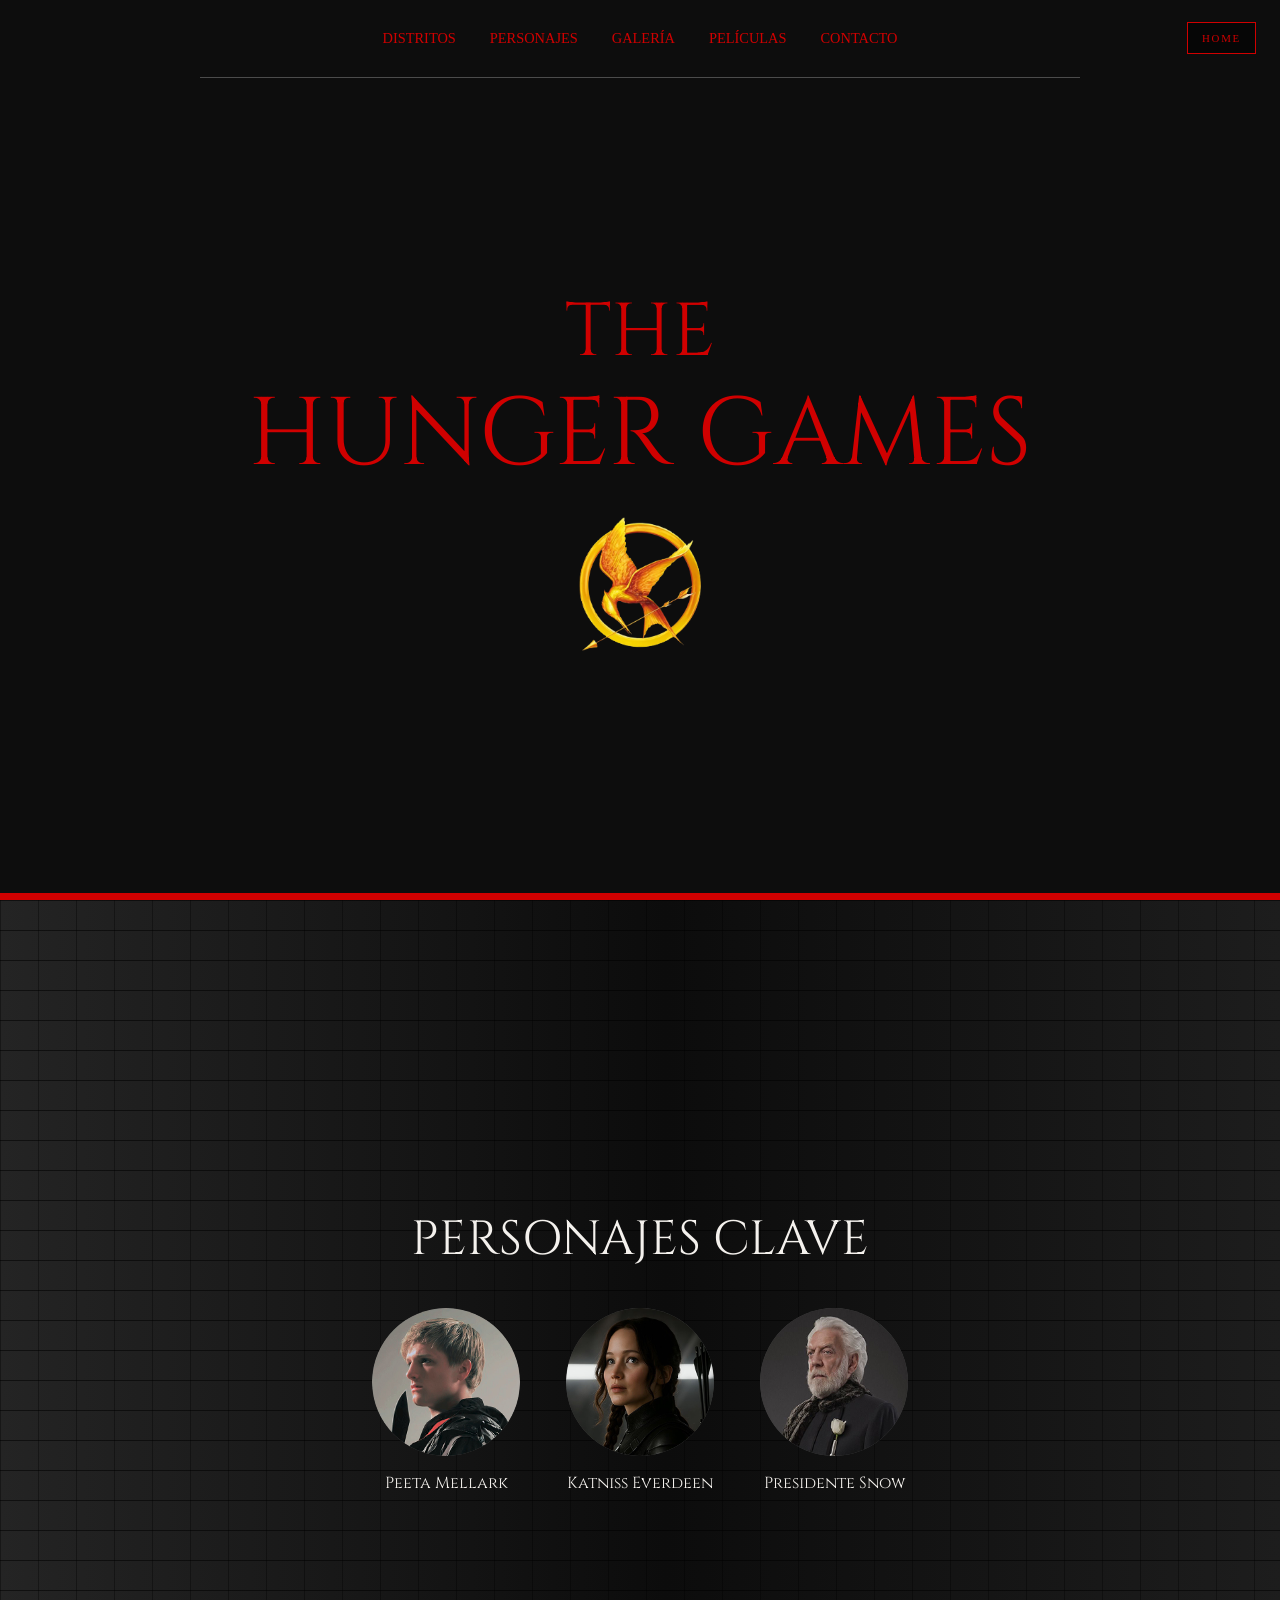
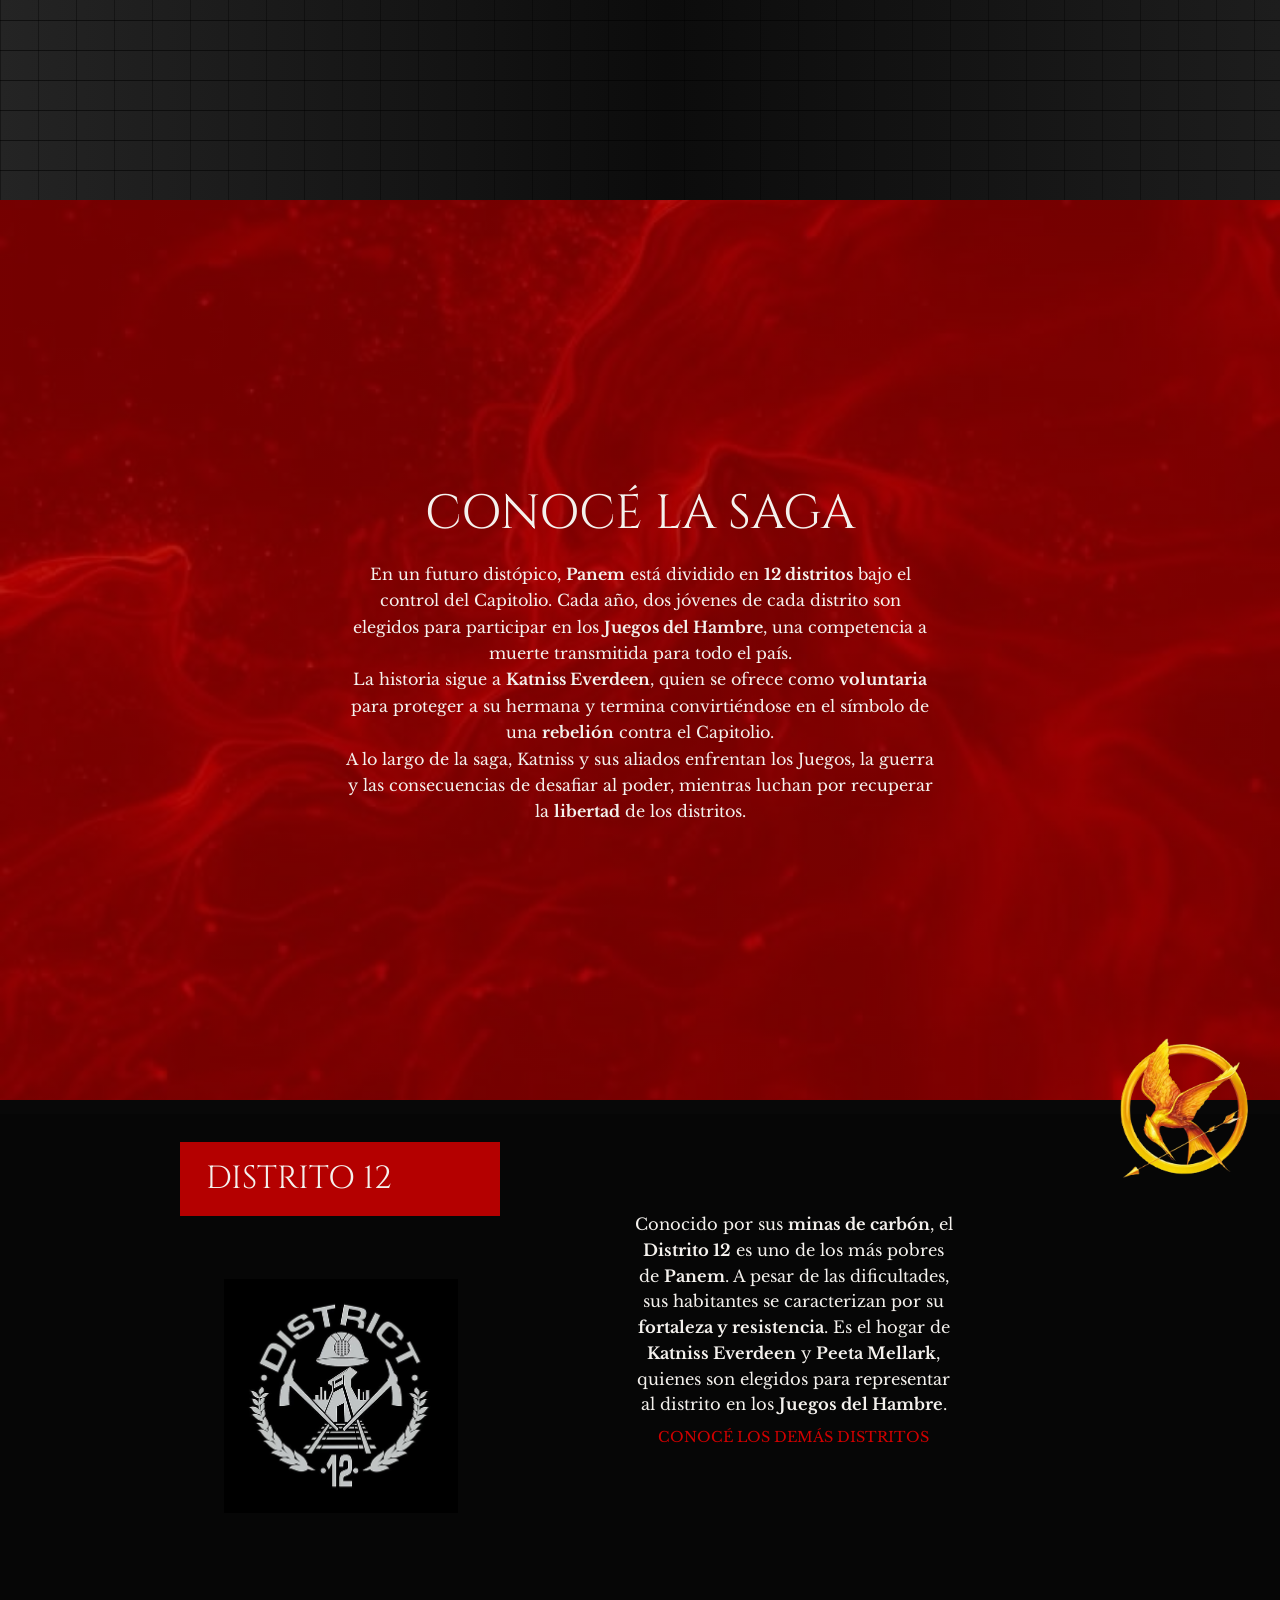
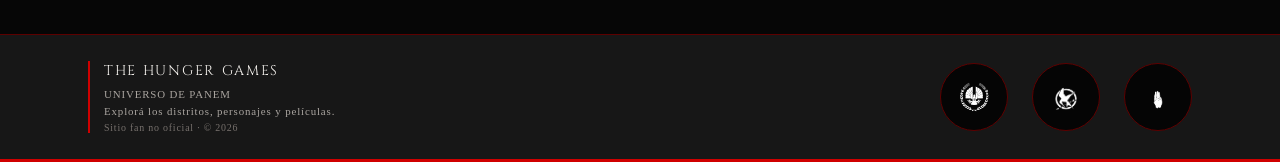
<file: index.html>
<!doctype html>
<html lang="es">
<head>
  <meta charset="utf-8">
  <meta name="viewport" content="width=device-width, initial-scale=1">
  <meta name="description" content="Sitio dedicado al universo de The Hunger Games.">
  <link rel="stylesheet" href="style.css">
  <script src="script.js" defer></script>
  <title>The Hunger Games</title>
</head>
<body>
  <a class="home-corner-link" href="#inicio">HOME</a>
  <header class="site-header">
    <nav class="main-navigation" aria-label="Navegación principal">
      <a class="site-logo" href="#inicio">The Hunger Games</a>
      <ul class="navigation-list">
        <li><a href="distritos.html">Distritos</a></li>
        <li><a href="personajes.html">Personajes</a></li>
        <li><a href="galeria.html">Galería</a></li>
        <li><a href="peliculas.html">Películas</a></li>
        <li><a href="contacto.html">Contacto</a></li>
      </ul>
    </nav>
  </header>

  <main>
    <section id="inicio" class="hero-section" aria-labelledby="hero-title">
      <div class="hero-content">
        <h1 id="hero-title"><span>THE</span><span>HUNGER GAMES</span></h1>
        <img class="mockingjay-symbol" src="images/sinsajo%20simbolo%20.png" alt="Símbolo del Sinsajo">
      </div>
    </section>

    <section id="personajes" class="characters-section" aria-labelledby="characters-title">
      <div class="section-heading">
        <h2 id="characters-title">PERSONAJES CLAVE</h2>
      </div>
      <div class="characters-list">
        <article class="character-card home-character-trigger" role="button" tabindex="0" aria-haspopup="dialog" aria-label="Ver información de Peeta Mellark" data-character-modal="home-peeta-modal">
          <img class="character-image" src="images/peeta.png" alt="Retrato de Peeta Mellark">
          <div class="character-information">
            <h3>Peeta Mellark</h3>
            <p>El tributo del <strong>Distrito 12</strong> cuya <strong>empatía y valentía</strong> desafían las reglas de los Juegos.</p>
          </div>
        </article>
        <article class="character-card home-character-trigger" role="button" tabindex="0" aria-haspopup="dialog" aria-label="Ver información de Katniss Everdeen" data-character-modal="home-katniss-modal">
          <img class="character-image" src="images/katniss.png" alt="Retrato de Katniss Everdeen">
          <div class="character-information">
            <h3>Katniss Everdeen</h3>
            <p>Una arquera decidida que se convierte en el rostro de la <strong>resistencia</strong> contra el Capitolio.</p>
          </div>
        </article>
        <article class="character-card home-character-trigger" role="button" tabindex="0" aria-haspopup="dialog" aria-label="Ver información del Presidente Snow" data-character-modal="home-snow-modal">
          <img class="character-image" src="images/presidente.png" alt="Retrato del Presidente Snow">
          <div class="character-information">
            <h3>Presidente Snow</h3>
            <p>El <strong>líder del Capitolio</strong>, dispuesto a usar el <strong>miedo y el poder</strong> para conservar su dominio.</p>
          </div>
        </article>
      </div>
    </section>

    <section id="home-peeta-modal" class="home-character-modal" aria-hidden="true" aria-labelledby="home-peeta-title">
      <div class="home-character-modal-card" role="dialog" aria-modal="true" aria-describedby="home-peeta-description">
        <button class="home-character-modal-close" type="button" aria-label="Cerrar información de Peeta Mellark">×</button>
        <div class="home-character-modal-image-wrap"><img src="images/peeta%20mellark.jpeg" alt="Peeta Mellark"></div>
        <div class="home-character-modal-content">
          <p class="home-character-modal-eyebrow">DISTRITO 12</p>
          <h2 id="home-peeta-title">Peeta Mellark</h2>
          <div class="home-character-modal-rule"></div>
          <p id="home-peeta-description"><strong>Peeta Mellark</strong> es uno de los protagonistas de <em>Los <strong>Juegos del Hambre</strong></em>. Es <strong>amable, inteligente y empático</strong>, y se destaca por su capacidad para mantener la <strong>esperanza</strong> incluso en situaciones difíciles. Su vínculo con Katniss es fundamental a lo largo de la historia.</p>
        </div>
      </div>
    </section>

    <section id="home-katniss-modal" class="home-character-modal" aria-hidden="true" aria-labelledby="home-katniss-title">
      <div class="home-character-modal-card" role="dialog" aria-modal="true" aria-describedby="home-katniss-description">
        <button class="home-character-modal-close" type="button" aria-label="Cerrar información de Katniss Everdeen">×</button>
        <div class="home-character-modal-image-wrap"><img src="images/katniss%20everdeen.jpeg?v=3" alt="Katniss Everdeen"></div>
        <div class="home-character-modal-content">
          <p class="home-character-modal-eyebrow">DISTRITO 12</p>
          <h2 id="home-katniss-title">Katniss Everdeen</h2>
          <div class="home-character-modal-rule"></div>
          <p id="home-katniss-description"><strong>Katniss Everdeen</strong> es la protagonista de <em>Los <strong>Juegos del Hambre</strong></em>. Es <strong>valiente, independiente y protectora</strong>, especialmente con su familia. Su habilidad con el <strong>arco</strong> y su espíritu rebelde la convierten en un símbolo de <strong>esperanza y resistencia</strong> contra el Capitolio.</p>
        </div>
      </div>
    </section>

    <section id="home-snow-modal" class="home-character-modal" aria-hidden="true" aria-labelledby="home-snow-title">
      <div class="home-character-modal-card" role="dialog" aria-modal="true" aria-describedby="home-snow-description">
        <button class="home-character-modal-close" type="button" aria-label="Cerrar información del Presidente Snow">×</button>
        <div class="home-character-modal-image-wrap"><img src="images/presidente%20snow.jpeg" alt="Presidente Snow"></div>
        <div class="home-character-modal-content">
          <p class="home-character-modal-eyebrow">CAPITOLIO</p>
          <h2 id="home-snow-title">Presidente Snow</h2>
          <div class="home-character-modal-rule"></div>
          <p id="home-snow-description">El <strong>presidente Snow</strong> es el <strong>líder del Capitolio</strong> y el <strong>principal antagonista</strong> de la saga. Es <strong>manipulador, cruel y autoritario</strong>, y utiliza el <strong>miedo y el poder</strong> para mantener el control sobre los distritos.</p>
        </div>
      </div>
    </section>

    <section id="saga" class="saga-section" aria-labelledby="saga-title">
      <div class="saga-content">
        <h2 id="saga-title">CONOCÉ LA SAGA</h2>
        <p>En un futuro distópico, <strong>Panem</strong> está dividido en <strong>12 distritos</strong> bajo el control del Capitolio. Cada año, dos jóvenes de cada distrito son elegidos para participar en los <strong>Juegos del Hambre</strong>, una competencia a muerte transmitida para todo el país.<br>La historia sigue a <strong>Katniss Everdeen</strong>, quien se ofrece como <strong>voluntaria</strong> para proteger a su hermana y termina convirtiéndose en el símbolo de una <strong>rebelión</strong> contra el Capitolio.<br>A lo largo de la saga, Katniss y sus aliados enfrentan los Juegos, la guerra y las consecuencias de desafiar al poder, mientras luchan por recuperar la <strong>libertad</strong> de los distritos.</p>
      </div>
      <img class="saga-mockingjay-symbol" src="images/sinsajo%20simbolo%20.png" alt="Símbolo decorativo del Sinsajo">
    </section>

    <section id="distrito-12" class="district-section" aria-labelledby="district-title">
      <div class="district-content">
        <div class="district-visual">
          <h2 id="district-title">DISTRITO 12</h2>
          <div class="district-symbol-placeholder">
          <img src="images/district.png" alt="Símbolo del Distrito 12">
          </div>
        </div>
        <div class="district-information">
          <p>Conocido por sus <strong>minas de carbón</strong>, el <strong>Distrito 12</strong> es uno de los más pobres de <strong>Panem</strong>. A pesar de las dificultades, sus habitantes se caracterizan por su <strong>fortaleza y resistencia</strong>. Es el hogar de <strong>Katniss Everdeen</strong> y <strong>Peeta Mellark</strong>, quienes son elegidos para representar al distrito en los <strong>Juegos del Hambre</strong>.</p>
          <a class="district-link" href="distritos.html">Conocé los demás distritos</a>
        </div>
      </div>
    </section>
  </main>

  <footer id="contacto" class="site-footer">
    <div class="site-footer-content">
      <div class="site-footer-information"><p class="site-footer-brand">THE HUNGER GAMES</p><p>UNIVERSO DE PANEM</p><p>Explorá los distritos, personajes y películas.</p><p>Sitio fan no oficial · © 2026</p></div>
      <nav class="footer-navigation" aria-label="Enlaces del pie de página"><ul class="footer-links"><li><a href="#inicio" aria-label="Ir al inicio"><img src="images/simbolo%20capitolio%20negro.png" alt="Símbolo del Capitolio"></a></li><li><a href="personajes.html" aria-label="Ver personajes"><img src="images/sinsajo%20negro.png" alt="Símbolo del Sinsajo"></a></li><li><a href="galeria.html" aria-label="Ver galería"><img src="images/simbolo%20negro%20.png" alt="Símbolo de la galería"></a></li></ul></nav>
    </div>
  </footer>
</body>
</html>
</file>
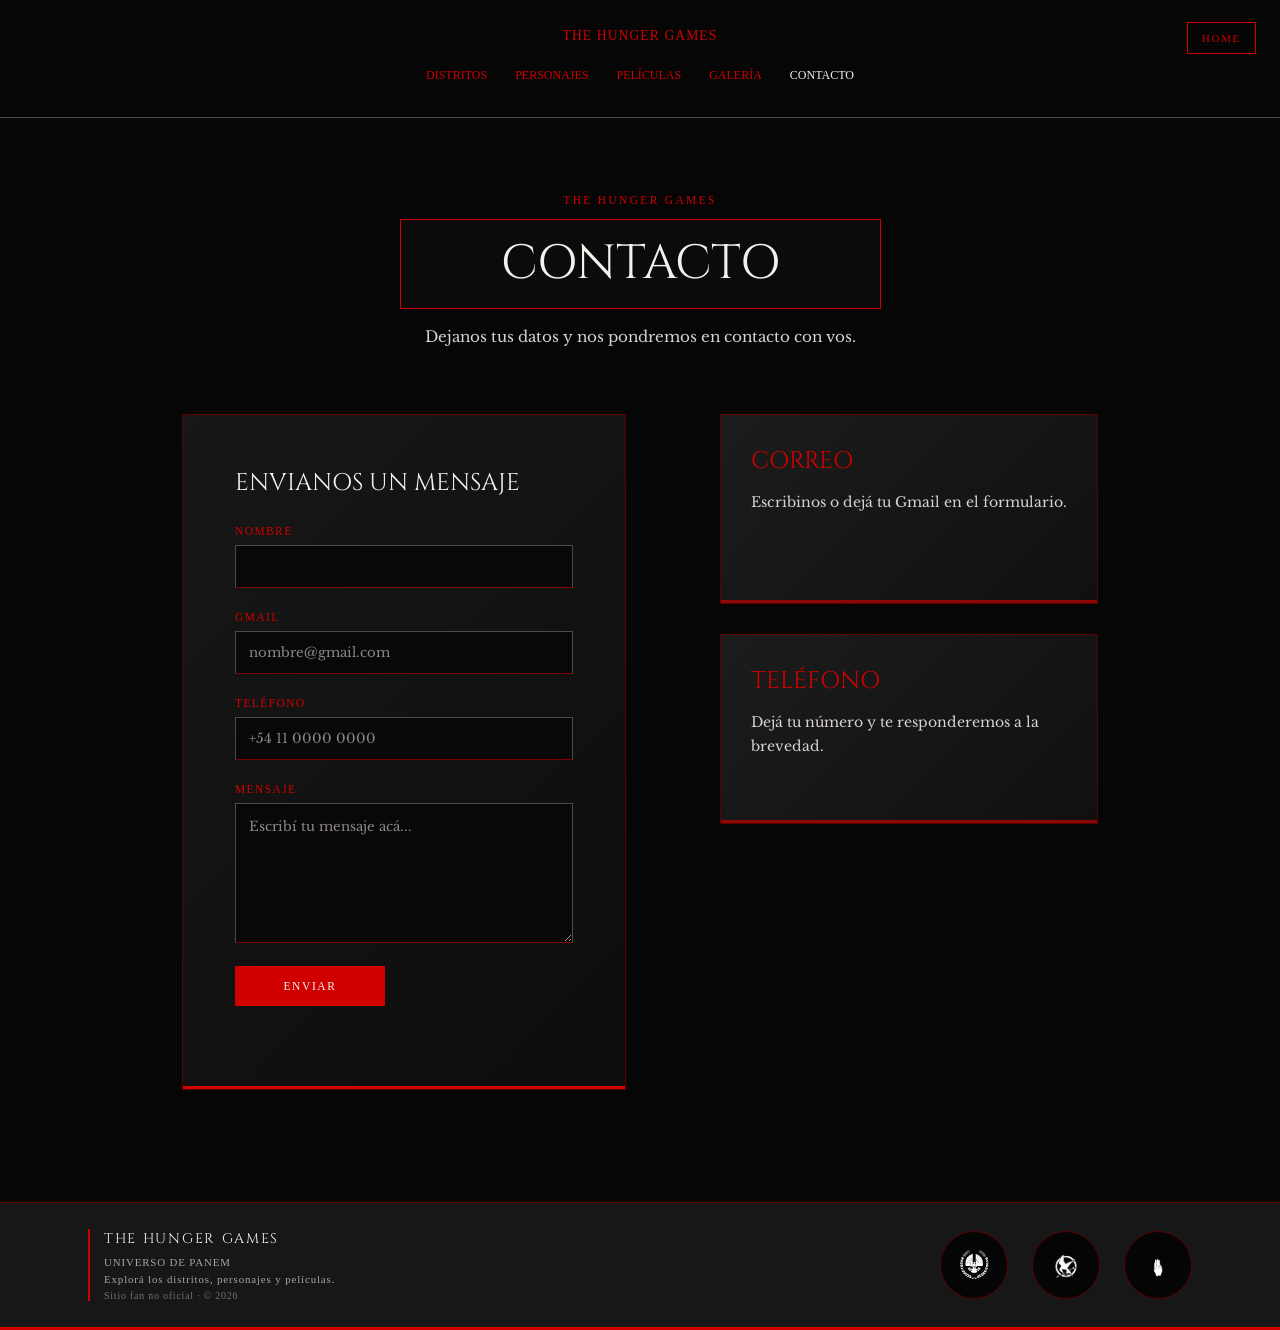
<file: contacto.html>
<!doctype html>
<html lang="es">
<head>
  <meta charset="utf-8">
  <meta name="viewport" content="width=device-width, initial-scale=1">
  <meta name="description" content="Contacto de The Hunger Games.">
  <link rel="stylesheet" href="style.css?v=20260926-3">
  <script src="script.js" defer></script>
  <title>The Hunger Games - Contacto</title>
</head>
<body class="contact-page">
  <a class="home-corner-link" href="index.html">HOME</a>
  <header class="districts-header">
    <a class="districts-home-link" href="index.html">THE HUNGER GAMES</a>
    <nav class="districts-navigation" aria-label="Navegación principal">
      <ul>
        <li><a href="distritos.html">Distritos</a></li>
        <li><a href="personajes.html">Personajes</a></li>
        <li><a href="peliculas.html">Películas</a></li>
        <li><a href="galeria.html">Galería</a></li>
        <li><a class="is-active" href="#contacto">Contacto</a></li>
      </ul>
    </nav>
  </header>

  <main id="contacto" class="contact-main">
    <section class="contact-heading" aria-labelledby="contact-title">
      <p>THE HUNGER GAMES</p>
      <h1 id="contact-title">CONTACTO</h1>
      <p>Dejanos tus datos y nos pondremos en contacto con vos.</p>
    </section>

    <section class="contact-layout" aria-label="Formulario e información de contacto">
      <form class="contact-form">
        <h2>ENVIANOS UN MENSAJE</h2>
        <label for="contact-name">Nombre</label>
        <input id="contact-name" name="name" type="text" autocomplete="name" required>
        <label for="contact-email">Gmail</label>
        <input id="contact-email" name="email" type="email" autocomplete="email" placeholder="nombre@gmail.com" required>
        <label for="contact-phone">Teléfono</label>
        <input id="contact-phone" name="phone" type="tel" autocomplete="tel" placeholder="+54 11 0000 0000">
        <label for="contact-message">Mensaje</label>
        <textarea id="contact-message" name="message" rows="5" placeholder="Escribí tu mensaje acá..."></textarea>
        <button type="submit">ENVIAR</button>
        <p class="contact-form-status" aria-live="polite"></p>
      </form>

      <aside class="contact-info" aria-label="Información adicional">
        <section class="contact-info-card">
          <h2>CORREO</h2>
          <p>Escribinos o dejá tu Gmail en el formulario.</p>
        </section>
        <section class="contact-info-card">
          <h2>TELÉFONO</h2>
          <p>Dejá tu número y te responderemos a la brevedad.</p>
        </section>
      </aside>
    </section>
  </main>

  <footer class="site-footer">
    <div class="site-footer-content">
      <div class="site-footer-information"><p class="site-footer-brand">THE HUNGER GAMES</p><p>UNIVERSO DE PANEM</p><p>Explorá los distritos, personajes y películas.</p><p>Sitio fan no oficial · © 2026</p></div>
      <nav class="footer-navigation" aria-label="Enlaces del pie de página"><ul class="footer-links"><li><a href="index.html" aria-label="Ir al inicio"><img src="images/simbolo%20capitolio%20negro.png" alt="Símbolo del Capitolio"></a></li><li><a href="personajes.html" aria-label="Ver personajes"><img src="images/sinsajo%20negro.png" alt="Símbolo del Sinsajo"></a></li><li><a href="galeria.html" aria-label="Ver galería"><img src="images/simbolo%20negro%20.png" alt="Símbolo de la galería"></a></li></ul></nav>
    </div>
  </footer>
</body>
</html>
</file>
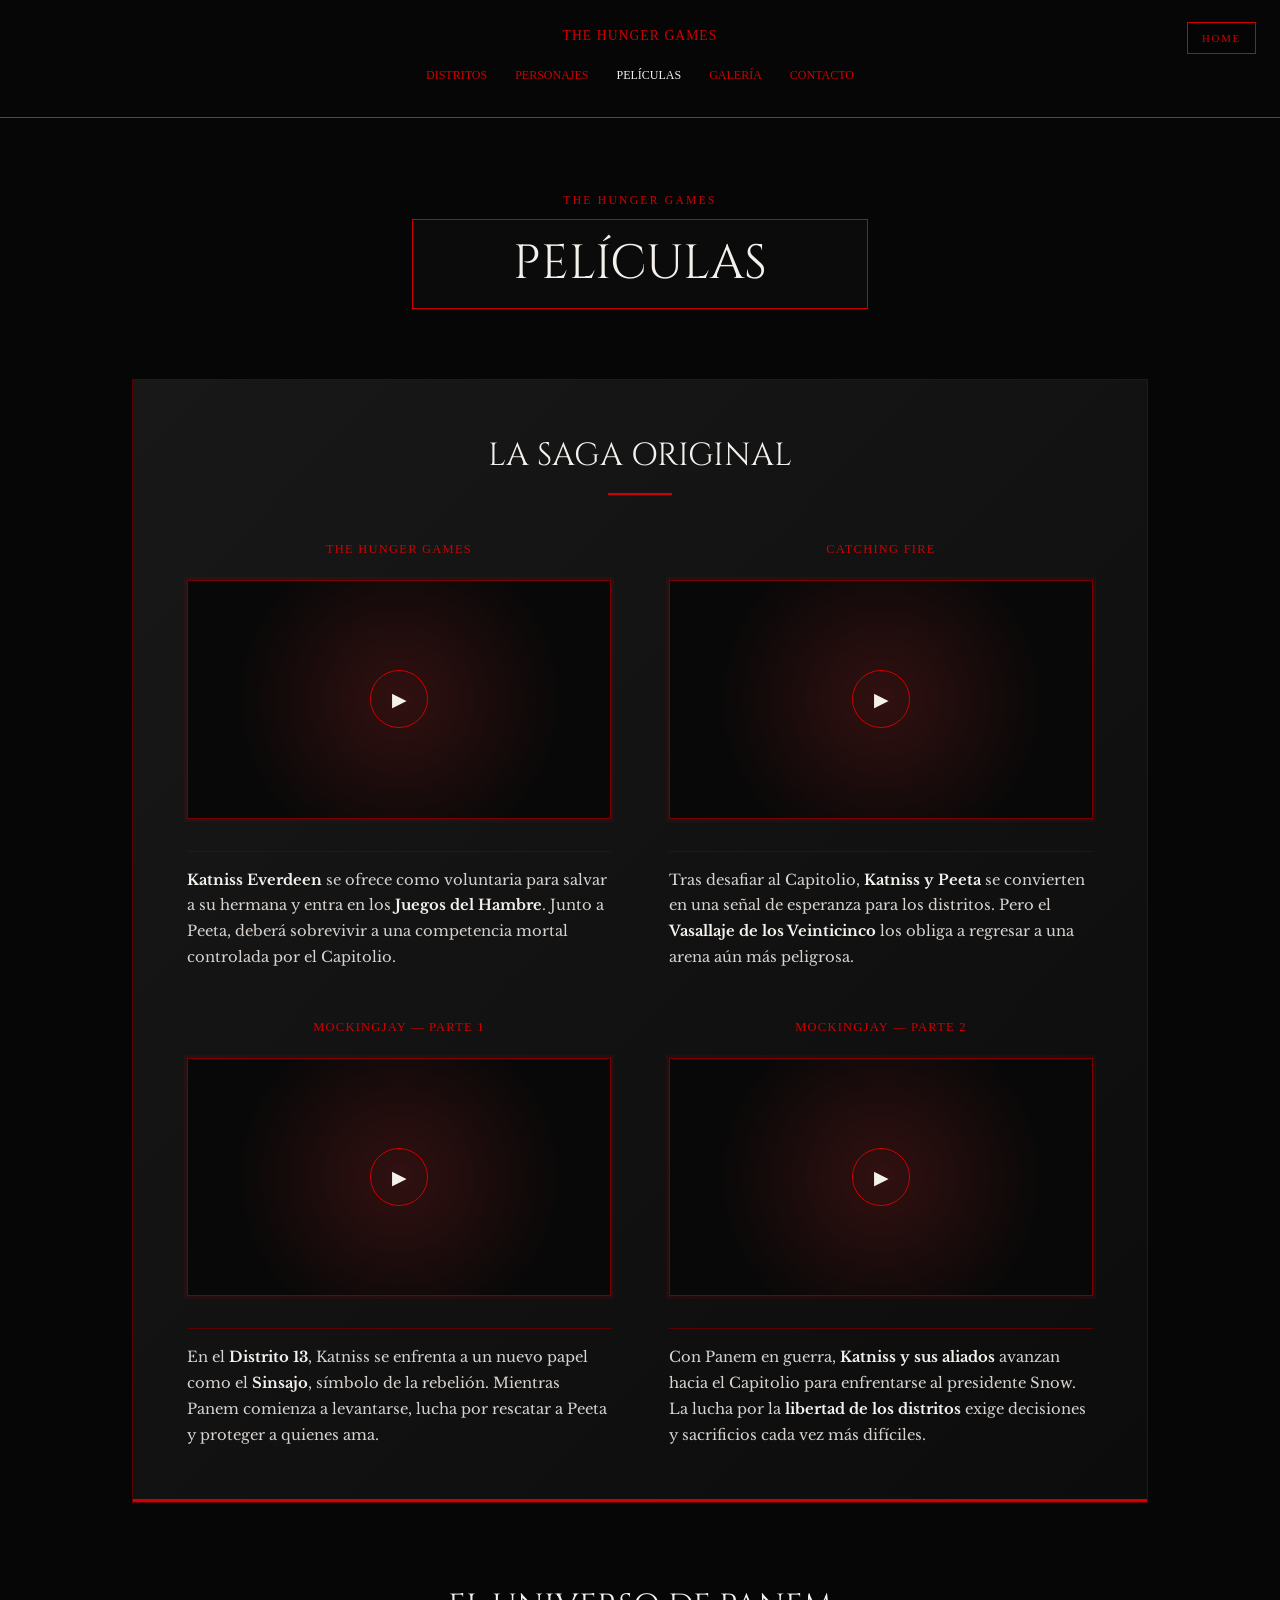
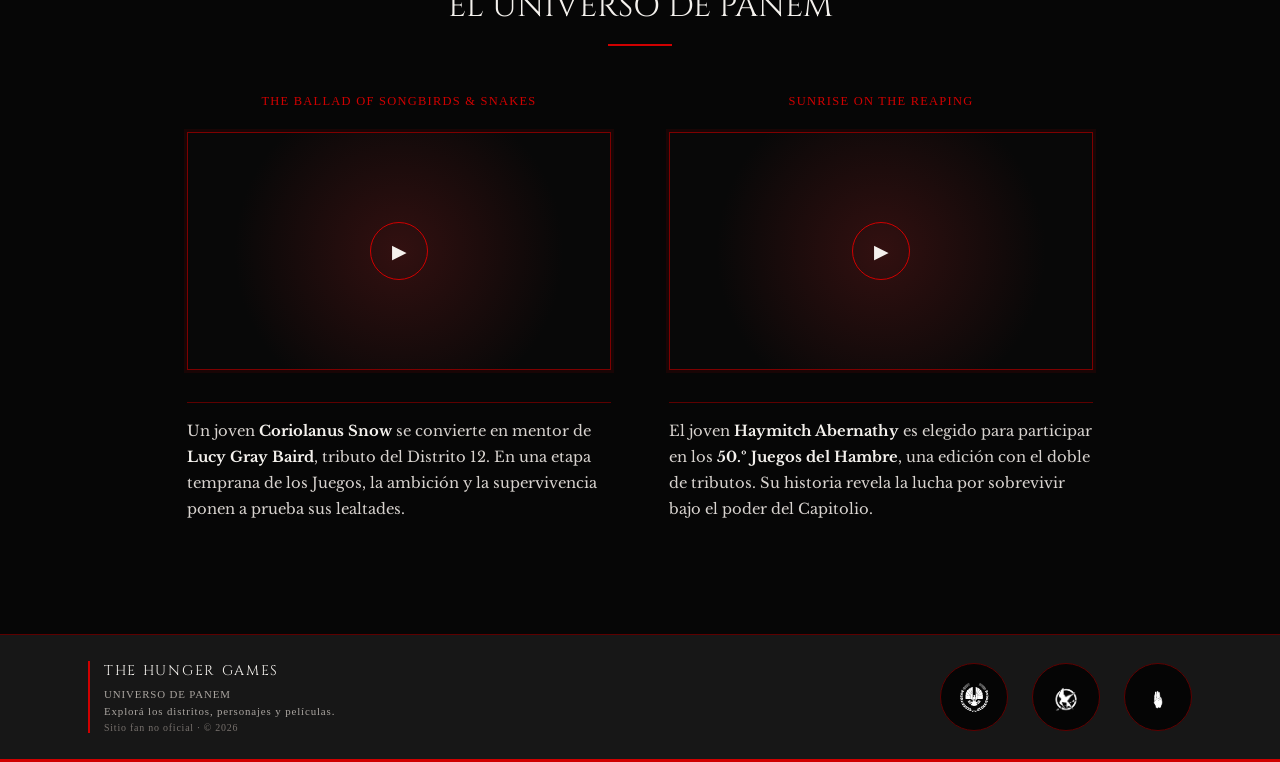
<file: peliculas.html>
<!doctype html>
<html lang="es">
<head>
  <meta charset="utf-8">
  <meta name="viewport" content="width=device-width, initial-scale=1">
  <meta name="description" content="Trailers de las películas de The Hunger Games.">
  <link rel="stylesheet" href="style.css?v=20260926-2">
  <script src="script.js" defer></script>
  <title>The Hunger Games - Películas</title>
</head>
<body class="movies-page">
  <a class="home-corner-link" href="index.html">HOME</a>
  <header class="districts-header">
    <a class="districts-home-link" href="index.html">THE HUNGER GAMES</a>
    <nav class="districts-navigation" aria-label="Navegación principal">
      <ul>
        <li><a href="distritos.html">Distritos</a></li>
        <li><a href="personajes.html">Personajes</a></li>
        <li><a class="is-active" href="#peliculas">Películas</a></li>
        <li><a href="galeria.html">Galería</a></li>
        <li><a href="contacto.html">Contacto</a></li>
      </ul>
    </nav>
  </header>

  <main id="peliculas" class="movies-main">
    <section class="movies-heading" aria-labelledby="movies-title">
      <p>THE HUNGER GAMES</p>
      <h1 id="movies-title">PELÍCULAS</h1>
    </section>

    <section class="movies-saga" aria-labelledby="saga-trailers-title">
      <h2 id="saga-trailers-title">LA SAGA ORIGINAL</h2>
      <div class="movies-grid movies-grid-saga">
        <article class="movie-entry">
          <button class="trailer-card movie-trailer-trigger" type="button" data-trailer-id="mfmrPu43DF8" data-trailer-title="The Hunger Games"><span class="trailer-title">The Hunger Games</span><span class="trailer-frame" aria-hidden="true"><span>▶</span></span></button>
          <p class="movie-description"><strong>Katniss Everdeen</strong> se ofrece como voluntaria para salvar a su hermana y entra en los <strong>Juegos del Hambre</strong>. Junto a Peeta, deberá sobrevivir a una competencia mortal controlada por el Capitolio.</p>
        </article>
        <article class="movie-entry">
          <button class="trailer-card movie-trailer-trigger" type="button" data-trailer-id="joPveEKnxaw" data-trailer-title="Catching Fire"><span class="trailer-title">Catching Fire</span><span class="trailer-frame" aria-hidden="true"><span>▶</span></span></button>
          <p class="movie-description">Tras desafiar al Capitolio, <strong>Katniss y Peeta</strong> se convierten en una señal de esperanza para los distritos. Pero el <strong>Vasallaje de los Veinticinco</strong> los obliga a regresar a una arena aún más peligrosa.</p>
        </article>
        <article class="movie-entry">
          <button class="trailer-card movie-trailer-trigger" type="button" data-trailer-id="3PkkHsuMrho" data-trailer-title="Mockingjay — Parte 1"><span class="trailer-title">Mockingjay — Parte 1</span><span class="trailer-frame" aria-hidden="true"><span>▶</span></span></button>
          <p class="movie-description">En el <strong>Distrito 13</strong>, Katniss se enfrenta a un nuevo papel como el <strong>Sinsajo</strong>, símbolo de la rebelión. Mientras Panem comienza a levantarse, lucha por rescatar a Peeta y proteger a quienes ama.</p>
        </article>
        <article class="movie-entry">
          <button class="trailer-card movie-trailer-trigger" type="button" data-trailer-id="n-7K_OjsDCQ" data-trailer-title="Mockingjay — Parte 2"><span class="trailer-title">Mockingjay — Parte 2</span><span class="trailer-frame" aria-hidden="true"><span>▶</span></span></button>
          <p class="movie-description">Con Panem en guerra, <strong>Katniss y sus aliados</strong> avanzan hacia el Capitolio para enfrentarse al presidente Snow. La lucha por la <strong>libertad de los distritos</strong> exige decisiones y sacrificios cada vez más difíciles.</p>
        </article>
      </div>
    </section>

    <section class="movies-expanded" aria-labelledby="expanded-trailers-title">
      <h2 id="expanded-trailers-title">EL UNIVERSO DE PANEM</h2>
      <div class="movies-grid movies-grid-expanded">
        <article class="movie-entry">
          <button class="trailer-card movie-trailer-trigger" type="button" data-trailer-id="RDE6Uz73A7g" data-trailer-title="The Ballad of Songbirds &amp; Snakes"><span class="trailer-title">The Ballad of Songbirds &amp; Snakes</span><span class="trailer-frame" aria-hidden="true"><span>▶</span></span></button>
          <p class="movie-description">Un joven <strong>Coriolanus Snow</strong> se convierte en mentor de <strong>Lucy Gray Baird</strong>, tributo del Distrito 12. En una etapa temprana de los Juegos, la ambición y la supervivencia ponen a prueba sus lealtades.</p>
        </article>
        <article class="movie-entry">
          <button class="trailer-card movie-trailer-trigger" type="button" data-trailer-id="fS35YSjopjE" data-trailer-title="Sunrise on the Reaping"><span class="trailer-title">Sunrise on the Reaping</span><span class="trailer-frame" aria-hidden="true"><span>▶</span></span></button>
          <p class="movie-description">El joven <strong>Haymitch Abernathy</strong> es elegido para participar en los <strong>50.º Juegos del Hambre</strong>, una edición con el doble de tributos. Su historia revela la lucha por sobrevivir bajo el poder del Capitolio.</p>
        </article>
      </div>
    </section>

    <section class="movie-modal" aria-hidden="true" aria-labelledby="movie-modal-title">
      <div class="movie-modal-card" role="dialog" aria-modal="true">
        <button class="movie-modal-close" type="button" aria-label="Cerrar trailer">×</button>
        <h2 id="movie-modal-title"></h2>
        <div class="movie-modal-frame"><iframe src="" title="" allow="accelerometer; autoplay; clipboard-write; encrypted-media; gyroscope; picture-in-picture; web-share" allowfullscreen></iframe></div>
      </div>
    </section>
  </main>

  <footer class="site-footer">
    <div class="site-footer-content">
      <div class="site-footer-information"><p class="site-footer-brand">THE HUNGER GAMES</p><p>UNIVERSO DE PANEM</p><p>Explorá los distritos, personajes y películas.</p><p>Sitio fan no oficial · © 2026</p></div>
      <nav class="footer-navigation" aria-label="Enlaces del pie de página"><ul class="footer-links"><li><a href="index.html" aria-label="Ir al inicio"><img src="images/simbolo%20capitolio%20negro.png" alt="Símbolo del Capitolio"></a></li><li><a href="personajes.html" aria-label="Ver personajes"><img src="images/sinsajo%20negro.png" alt="Símbolo del Sinsajo"></a></li><li><a href="galeria.html" aria-label="Ver galería"><img src="images/simbolo%20negro%20.png" alt="Símbolo de la galería"></a></li></ul></nav>
    </div>
  </footer>
</body>
</html>
</file>
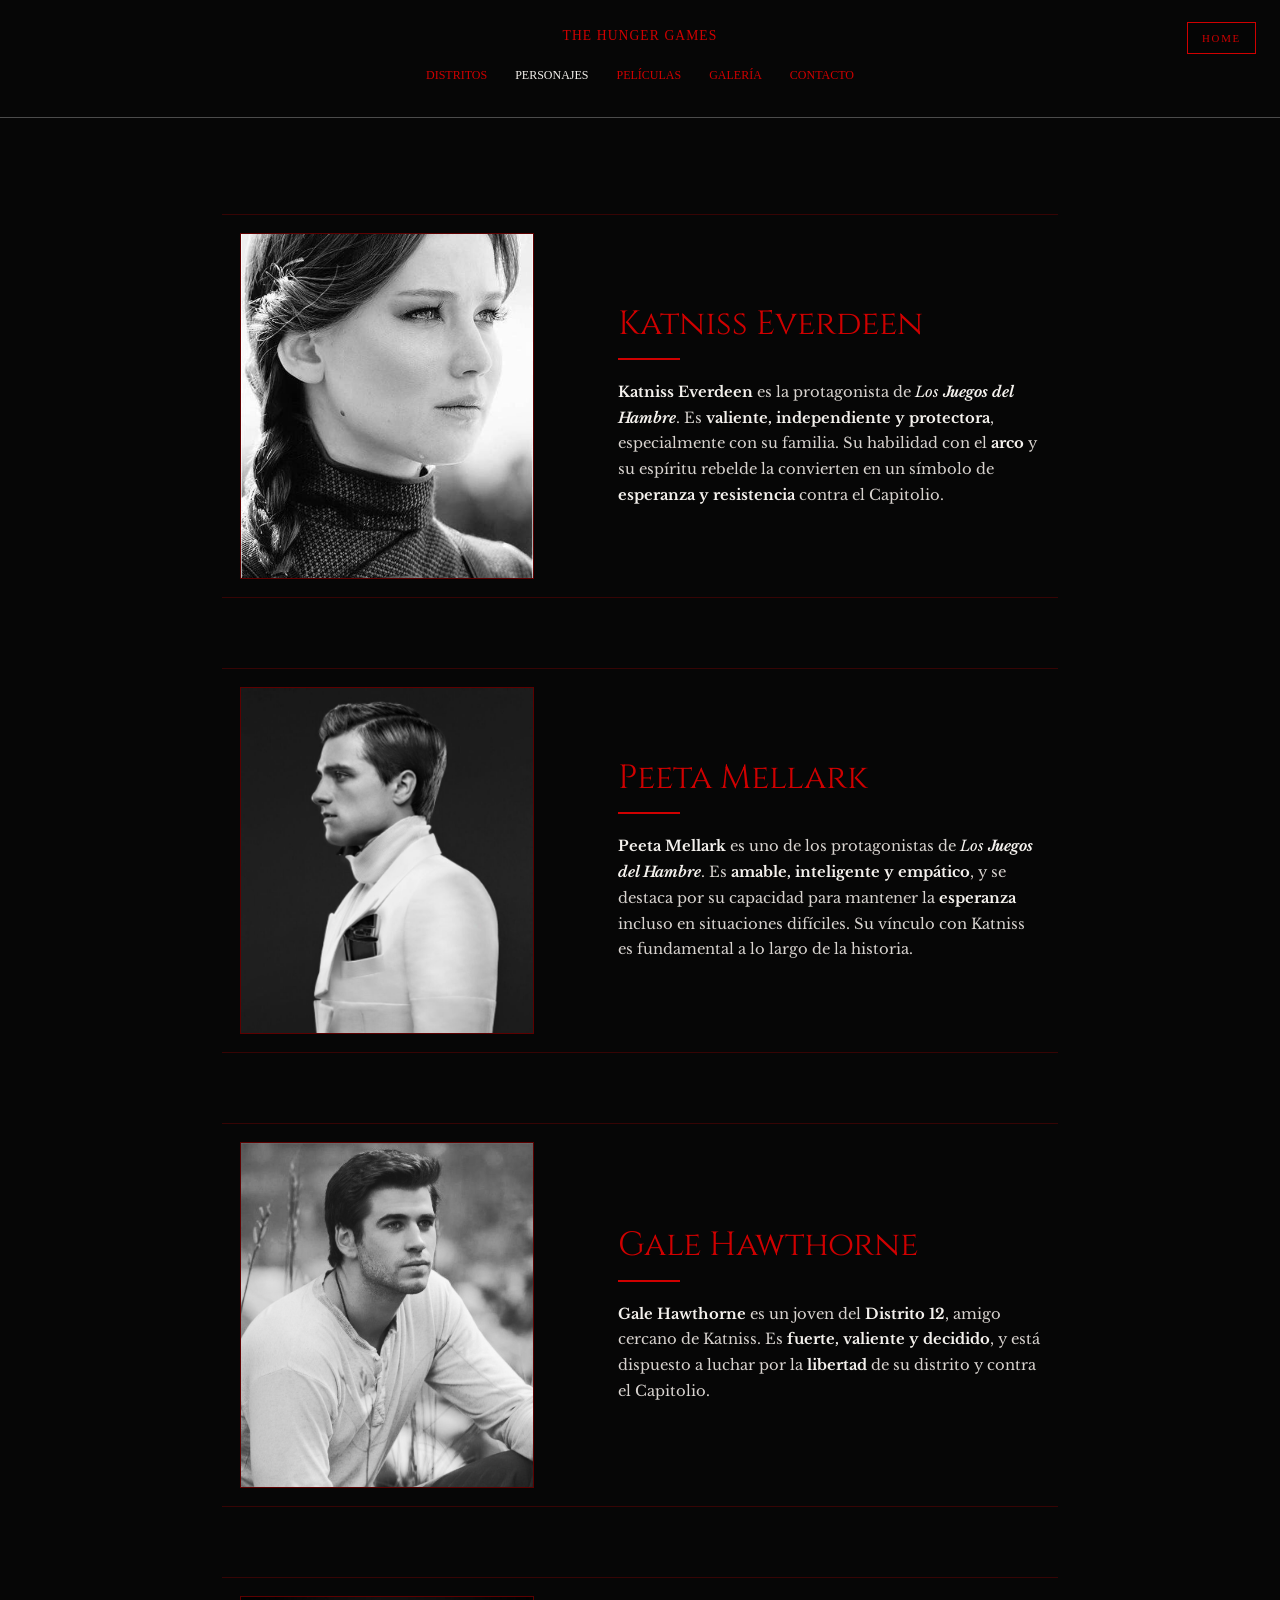
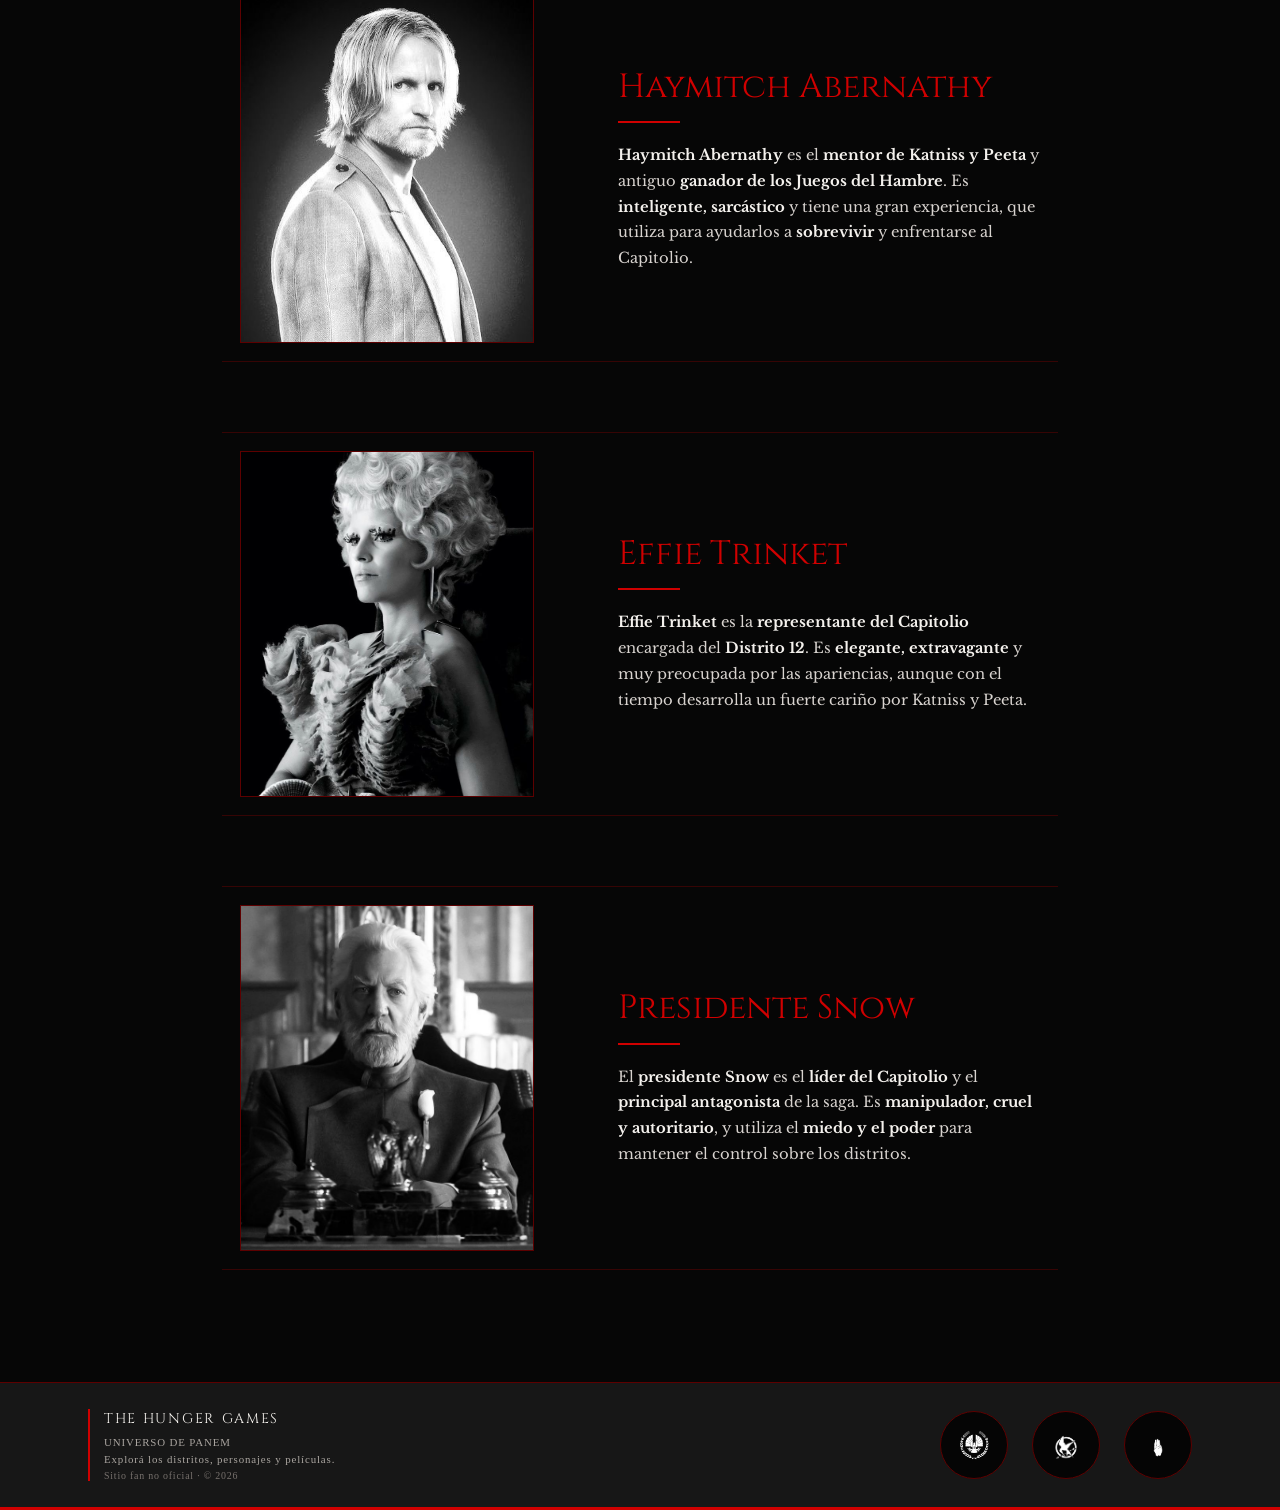
<file: personajes.html>
<!doctype html>
<html lang="es">
<head>
  <meta charset="utf-8">
  <meta name="viewport" content="width=device-width, initial-scale=1">
  <meta name="description" content="Personajes de The Hunger Games.">
  <link rel="stylesheet" href="style.css">
  <script src="script.js" defer></script>
  <title>The Hunger Games - Personajes</title>
</head>
<body class="characters-page">
  <a class="home-corner-link" href="index.html">HOME</a>
  <header class="districts-header">
    <a class="districts-home-link" href="index.html">THE HUNGER GAMES</a>
    <nav class="districts-navigation" aria-label="Navegación principal">
      <ul>
        <li><a href="distritos.html">Distritos</a></li>
        <li><a class="is-active" href="#personajes">Personajes</a></li>
        <li><a href="peliculas.html">Películas</a></li>
        <li><a href="galeria.html">Galería</a></li>
        <li><a href="contacto.html">Contacto</a></li>
      </ul>
    </nav>
  </header>

  <main id="personajes" class="characters-main">
    <h1 class="visually-hidden">Personajes</h1>
    <section class="character-placeholders" aria-label="Próximos personajes">
      <article class="character-placeholder"><div class="character-placeholder-image"><img src="images/katniss%20everdeen.jpeg?v=3" alt="Katniss Everdeen"></div><div class="character-profile-copy"><h2>Katniss Everdeen</h2><div class="character-profile-rule"></div><p><strong>Katniss Everdeen</strong> es la protagonista de <em>Los <strong>Juegos del Hambre</strong></em>. Es <strong>valiente, independiente y protectora</strong>, especialmente con su familia. Su habilidad con el <strong>arco</strong> y su espíritu rebelde la convierten en un símbolo de <strong>esperanza y resistencia</strong> contra el Capitolio.</p></div></article>
      <article class="character-placeholder"><div class="character-placeholder-image"><img src="images/peeta%20mellark.jpeg" alt="Peeta Mellark"></div><div class="character-profile-copy"><h2>Peeta Mellark</h2><div class="character-profile-rule"></div><p><strong>Peeta Mellark</strong> es uno de los protagonistas de <em>Los <strong>Juegos del Hambre</strong></em>. Es <strong>amable, inteligente y empático</strong>, y se destaca por su capacidad para mantener la <strong>esperanza</strong> incluso en situaciones difíciles. Su vínculo con Katniss es fundamental a lo largo de la historia.</p></div></article>
      <article class="character-placeholder"><div class="character-placeholder-image"><img src="images/gale%20hawthorne.jpg" alt="Gale Hawthorne"></div><div class="character-profile-copy"><h2>Gale Hawthorne</h2><div class="character-profile-rule"></div><p><strong>Gale Hawthorne</strong> es un joven del <strong>Distrito 12</strong>, amigo cercano de Katniss. Es <strong>fuerte, valiente y decidido</strong>, y está dispuesto a luchar por la <strong>libertad</strong> de su distrito y contra el Capitolio.</p></div></article>
      <article class="character-placeholder"><div class="character-placeholder-image"><img src="images/haymitch%20abernathy.jpg" alt="Haymitch Abernathy"></div><div class="character-profile-copy"><h2>Haymitch Abernathy</h2><div class="character-profile-rule"></div><p><strong>Haymitch Abernathy</strong> es el <strong>mentor de Katniss y Peeta</strong> y antiguo <strong>ganador de los Juegos del Hambre</strong>. Es <strong>inteligente, sarcástico</strong> y tiene una gran experiencia, que utiliza para ayudarlos a <strong>sobrevivir</strong> y enfrentarse al Capitolio.</p></div></article>
      <article class="character-placeholder"><div class="character-placeholder-image"><img src="images/effie%20trinket.jpeg" alt="Effie Trinket"></div><div class="character-profile-copy"><h2>Effie Trinket</h2><div class="character-profile-rule"></div><p><strong>Effie Trinket</strong> es la <strong>representante del Capitolio</strong> encargada del <strong>Distrito 12</strong>. Es <strong>elegante, extravagante</strong> y muy preocupada por las apariencias, aunque con el tiempo desarrolla un fuerte cariño por Katniss y Peeta.</p></div></article>
      <article class="character-placeholder"><div class="character-placeholder-image"><img src="images/presidente%20snow.jpeg" alt="Presidente Snow"></div><div class="character-profile-copy"><h2>Presidente Snow</h2><div class="character-profile-rule"></div><p>El <strong>presidente Snow</strong> es el <strong>líder del Capitolio</strong> y el <strong>principal antagonista</strong> de la saga. Es <strong>manipulador, cruel y autoritario</strong>, y utiliza el <strong>miedo y el poder</strong> para mantener el control sobre los distritos.</p></div></article>
    </section>
  </main>

  <footer class="site-footer">
    <div class="site-footer-content">
      <div class="site-footer-information"><p class="site-footer-brand">THE HUNGER GAMES</p><p>UNIVERSO DE PANEM</p><p>Explorá los distritos, personajes y películas.</p><p>Sitio fan no oficial · © 2026</p></div>
      <nav class="footer-navigation" aria-label="Enlaces del pie de página"><ul class="footer-links"><li><a href="index.html" aria-label="Ir al inicio"><img src="images/simbolo%20capitolio%20negro.png" alt="Símbolo del Capitolio"></a></li><li><a href="personajes.html" aria-label="Ver personajes"><img src="images/sinsajo%20negro.png" alt="Símbolo del Sinsajo"></a></li><li><a href="galeria.html" aria-label="Ver galería"><img src="images/simbolo%20negro%20.png" alt="Símbolo de la galería"></a></li></ul></nav>
    </div>
  </footer>
</body>
</html>
</file>
<file: style.css>
@import url('https://fonts.googleapis.com/css2?family=Cinzel:wght@400;600;700&family=Libre+Baskerville:wght@400;700&display=swap');

:root {
	--black: #0d0d0d;
	--deep-black: #060606;
	--red: #b40000;
	--bright-red: #d00000;
	--white: #f4f1ed;
	--muted-white: #d8d3cf;
}

* {
	box-sizing: border-box;
}

html {
	scroll-behavior: smooth;
}

body {
	margin: 0;
	background: var(--deep-black);
	color: var(--white);
	font-family: 'Libre Baskerville', Georgia, serif;
}

a {
	color: inherit;
	text-decoration: none;
}

.site-header {
	position: absolute;
	top: 0;
	left: 0;
	z-index: 2;
	width: 100%;
}

.main-navigation {
	display: flex;
	align-items: center;
	justify-content: center;
	max-width: 880px;
	min-height: 78px;
	margin: 0 auto;
	padding: 0 28px;
	border-bottom: 1px solid #4b4b4b;
	font-family: Georgia, serif;
	font-size: 0.9rem;
	text-transform: uppercase;
}

.site-logo {
	position: absolute;
	width: 1px;
	height: 1px;
	overflow: hidden;
	clip: rect(0 0 0 0);
	white-space: nowrap;
}

.navigation-list,
.footer-links {
	display: flex;
	align-items: center;
	justify-content: center;
	gap: 34px;
	margin: 0;
	padding: 0;
	list-style: none;
}

.navigation-list a {
	color: var(--bright-red);
	transition: color 180ms ease;
}

.navigation-list a:hover,
.navigation-list a:focus-visible {
	color: var(--white);
}

.hero-section {
	display: grid;
	min-height: 100vh;
	place-items: center;
	padding: 110px 24px 48px;
	background: var(--black);
	border-bottom: 7px solid var(--bright-red);
}

.hero-content {
	display: flex;
	flex-direction: column;
	align-items: center;
	gap: 8px;
	width: 100%;
}

h1,
h2,
h3,
p {
	margin-top: 0;
}

h1,
h2,
h3 {
	font-family: 'Cinzel', Georgia, serif;
	font-weight: 400;
}

h1 {
	max-width: 820px;
	margin-bottom: 0;
	color: var(--bright-red);
	font-size: clamp(3.4rem, 8vw, 6rem);
	line-height: 1.2;
	text-align: center;
}

h1 span {
	display: block;
}

h1 span:first-child {
	font-size: 0.78em;
}

.mockingjay-symbol {
	display: block;
	width: 122px;
	height: 165px;
	margin-top: 0;
	border-radius: 28px;
	color: transparent;
	font-size: 0;
	text-indent: -9999px;
	object-fit: contain;
}

.characters-section {
	display: grid;
	min-height: 100vh;
	align-content: center;
	padding: 100px 28px 80px;
	background-color: #111;
	background-image: linear-gradient(90deg, rgba(0, 0, 0, 0.35) 1px, transparent 1px), linear-gradient(rgba(0, 0, 0, 0.55) 1px, transparent 1px), linear-gradient(90deg, #242424, #0c0c0c 52%, #1d1d1d);
	background-size: 38px 100%, 100% 30px, 100% 100%;
}

.section-heading {
	text-align: center;
}

.section-heading h2,
.saga-section h2,
.district-section h2 {
	margin-bottom: 28px;
	font-size: clamp(1.8rem, 4vw, 3rem);
	line-height: 1.2;
}

.characters-list {
	display: grid;
	grid-template-columns: repeat(3, minmax(0, 1fr));
	gap: 28px;
	max-width: 850px;
	margin: 0 auto;
}

.character-card {
	min-width: 0;
	padding: 10px 8px 14px;
	border: 1px solid transparent;
	text-align: center;
	transition: border-color 180ms ease, background-color 180ms ease, transform 180ms ease;
}

.character-card:hover,
.character-card:focus-within,
.character-card:active {
	border-color: var(--bright-red);
	background-color: rgba(0, 0, 0, 0.35);
	transform: translateY(-5px);
}

.character-image {
	display: block;
	width: 148px;
	height: 148px;
	margin: 0 auto 16px;
	border-radius: 50%;
	background: #3f3f3f;
	color: transparent;
	font-size: 0;
	text-indent: -9999px;
	object-fit: cover;
	transition: box-shadow 180ms ease, filter 180ms ease;
}

.character-card:hover .character-image,
.character-card:focus-within .character-image,
.character-card:active .character-image {
	box-shadow: 0 0 0 3px var(--bright-red);
	filter: brightness(1.15);
}

.character-information h3 {
	margin-bottom: 0;
	font-size: 1rem;
	white-space: nowrap;
	transition: color 180ms ease;
}

.character-card:hover .character-information h3,
.character-card:focus-within .character-information h3,
.character-card:active .character-information h3 {
	color: var(--bright-red);
}

.home-character-trigger {
	cursor: pointer;
}

.character-information p {
	display: none;
}

.home-character-modal {
	position: fixed;
	inset: 0;
	z-index: 10;
	display: grid;
	place-items: center;
	padding: 32px;
	background: rgba(0, 0, 0, 0.78);
	opacity: 0;
	pointer-events: none;
	transition: opacity 200ms ease;
}

.home-character-modal.is-open {
	opacity: 1;
	pointer-events: auto;
}

.home-character-modal-card {
	position: relative;
	display: grid;
	grid-template-columns: minmax(230px, 0.9fr) minmax(270px, 1.1fr);
	width: min(880px, 100%);
	max-height: min(650px, calc(100vh - 64px));
	overflow: auto;
	background: #0b0b0b;
	border: 1px solid var(--bright-red);
	box-shadow: 0 0 0 6px rgba(180, 0, 0, 0.16), 0 26px 70px rgba(0, 0, 0, 0.72);
	transform: translateY(12px);
	transition: transform 200ms ease;
}

.home-character-modal.is-open .home-character-modal-card {
	transform: translateY(0);
}

.home-character-modal-image-wrap {
	min-height: 410px;
	border-right: 1px solid #5d0000;
}

.home-character-modal-image-wrap img {
	display: block;
	width: 100%;
	height: 100%;
	object-fit: cover;
}

.home-character-modal-content {
	display: flex;
	flex-direction: column;
	justify-content: center;
	padding: clamp(34px, 6vw, 68px);
}

.home-character-modal-eyebrow {
	margin-bottom: 13px;
	color: var(--bright-red);
	font-family: Georgia, serif;
	font-size: 0.72rem;
	letter-spacing: 0.2em;
}

.home-character-modal-content h2 {
	margin-bottom: 18px;
	font-size: clamp(1.7rem, 3vw, 2.5rem);
}

.home-character-modal-rule {
	width: 72px;
	height: 2px;
	margin-bottom: 22px;
	background: var(--bright-red);
}

.home-character-modal-content > p:last-child {
	margin: 0;
	color: var(--muted-white);
	font-size: 0.94rem;
	line-height: 1.75;
}

.home-character-modal-content em,
.home-character-modal-content strong {
	color: var(--white);
}

.home-character-modal-close {
	position: absolute;
	top: 12px;
	right: 14px;
	z-index: 1;
	width: 36px;
	height: 36px;
	padding: 0;
	border: 1px solid transparent;
	background: rgba(0, 0, 0, 0.58);
	color: var(--white);
	font-size: 1.8rem;
	line-height: 1;
	cursor: pointer;
	transition: border-color 180ms ease, color 180ms ease;
}

.home-character-modal-close:hover,
.home-character-modal-close:focus-visible {
	border-color: var(--bright-red);
	color: var(--bright-red);
}

.saga-section {
	position: relative;
	display: grid;
	min-height: 100vh;
	place-items: center;
	overflow: visible;
	z-index: 2;
	padding: 100px 24px 90px;
	background-color: var(--red);
	background-image: linear-gradient(rgba(161, 0, 0, 0.72), rgba(161, 0, 0, 0.72)), url('images/fuego 2.jpeg');
	background-size: cover;
	background-position: center;
	background-repeat: no-repeat;
}

.saga-fire {
	position: absolute;
	top: 0;
	z-index: 0;
	width: 27%;
	height: 100%;
	min-height: 100%;
	opacity: 0.55;
	object-fit: cover;
	object-position: center;
	pointer-events: none;
}

.saga-fire-left {
	left: 0;
}

.saga-fire-right {
	right: 0;
	transform: scaleX(-1);
}

.saga-content {
	position: relative;
	z-index: 1;
	max-width: 590px;
	text-align: center;
}

.saga-section h2 {
	margin-bottom: 18px;
}

.saga-section p,
.district-section p {
	margin-bottom: 0;
	font-size: 1rem;
	line-height: 1.65;
}

.saga-mockingjay-symbol {
	position: absolute;
	right: 2%;
	bottom: -78px;
	z-index: 3;
	width: 140px;
	height: 140px;
	color: transparent;
	font-size: 0;
	text-indent: -9999px;
	object-fit: contain;
}

.district-section {
	min-height: 520px;
	padding: 0 28px;
	background: var(--deep-black);
	border-top: 14px solid #080808;
}

.district-content {
	display: grid;
	grid-template-columns: minmax(280px, 0.95fr) minmax(320px, 1.05fr);
	align-items: start;
	gap: 32px;
	max-width: 920px;
	min-height: 520px;
	margin: 0 auto;
}

.district-visual {
	display: flex;
	flex-direction: column;
	align-items: flex-start;
	justify-content: flex-start;
	padding-top: 28px;
}

.district-symbol-placeholder {
	display: grid;
	place-items: center;
	align-self: center;
	min-height: 360px;
}

.district-symbol-placeholder img {
	width: min(250px, 90%);
	height: 260px;
	transform: translateX(-50px);
	color: transparent;
	font-size: 0;
	text-indent: -9999px;
	object-fit: contain;
}

.district-information h2 {
	display: block;
	width: fit-content;
	margin: 0 0 12px 0;
	padding: 11px 46px 11px 28px;
	background: var(--red);
	font-size: 2rem;
}

.district-visual h2 {
	display: block;
	width: 320px;
	max-width: 100%;
	margin: 0;
	padding: 18px 26px;
	background: var(--red);
	font-size: 2rem;
	line-height: 1.2;
}

.district-information {
	max-width: 320px;
	padding-top: 98px;
	text-align: center;
}

.district-information p {
	font-size: 1.02rem;
	line-height: 1.58;
}

.district-link {
	display: inline-block;
	margin-top: 10px;
	color: var(--bright-red);
	font-size: 0.9rem;
	text-transform: uppercase;
}

.district-link:hover,
.district-link:focus-visible {
	color: var(--white);
}

.site-footer {
	min-height: 275px;
	padding: 36px 48px;
	background: #4b4b4b;
}

.footer-links {
	justify-content: space-between;
	gap: 0;
	width: 100%;
	max-width: 1200px;
	margin: 0 auto;
}

.footer-links a {
	display: grid;
	width: 200px;
	height: 200px;
	place-items: center;
	filter: grayscale(1) brightness(0.2);
	transition: filter 180ms ease;
}

.footer-links a:hover,
.footer-links a:focus-visible {
	filter: grayscale(1) brightness(0.05);
}

.footer-links img {
	width: 100%;
	height: 100%;
	color: transparent;
	font-size: 0;
	text-indent: -9999px;
	object-fit: contain;
}

.footer-links li:nth-child(2) a,
.footer-links li:nth-child(3) a {
	width: 200px;
	height: 200px;
}

.footer-links li:nth-child(2) img {
	transform: scale(1.3);
}

.footer-links li:nth-child(3) img {
	transform: scale(1.45);
}

@media (max-width: 600px) {
	.main-navigation {
	min-height: 61px;
	padding: 0 14px;
	font-size: 0.58rem;
	}

	.navigation-list {
	gap: 16px;
	}

	.hero-section {
	min-height: 100svh;
	padding-top: 88px;
	}

	h1 {
	max-width: 380px;
		font-size: clamp(2.8rem, 11vw, 4.4rem);
	}

	.characters-section {
	min-height: 100svh;
	padding: 90px 14px 70px;
	}

	.characters-list {
	gap: 8px;
	}

	.character-image {
	width: 102px;
	max-width: 100%;
		height: 102px;
	}

	.character-information h3 {
		font-size: 0.75rem;
	}

	.home-character-modal {
		padding: 18px;
	}

	.home-character-modal-card {
		grid-template-columns: 1fr;
		max-height: calc(100vh - 36px);
	}

	.home-character-modal-image-wrap {
		min-height: 240px;
		height: 34vh;
		border-right: 0;
		border-bottom: 1px solid #5d0000;
	}

	.home-character-modal-content {
		padding: 28px 30px 34px;
	}

	.saga-section {
	min-height: 100svh;
		padding-right: 30px;
		padding-left: 30px;
	}

	.saga-section p,
	.district-section p {
		font-size: 0.85rem;
		line-height: 1.55;
	}

	.district-section {
	min-height: 520px;
		padding: 0 14px;
	}

	.district-content {
		grid-template-columns: 0.9fr 1.1fr;
		gap: 12px;
		min-height: 520px;
	}

	.district-information {
		max-width: 100%;
		padding-top: 80px;
	}

	.district-information p {
		font-size: 0.78rem;
		line-height: 1.58;
	}

	.district-symbol-placeholder img {
		width: 100%;
		height: 245px;
		transform: translateX(-24px);
	}

	.district-visual h2 {
		width: 100%;
		padding: 16px 12px;
		font-size: 1.35rem;
	}

	.district-information h2 {
		padding-left: 14px;
		font-size: 1.5rem;
	}

	.footer-links {
		gap: 12px;
		max-width: 100%;
		padding: 0;
	}

	.footer-links a {
		width: 90px;
		height: 90px;
	}

	.footer-links li:nth-child(2) a,
	.footer-links li:nth-child(3) a {
		width: 104px;
		height: 104px;
	}

	.footer-links li:nth-child(3) a {
		width: 120px;
		height: 120px;
	}

	.footer-links li:nth-child(2) img {
		transform: scale(1.25);
	}

	.footer-links li:nth-child(3) img {
		transform: scale(1.35);
	}
}

/* Districts page */
.districts-page {
	min-height: 100vh;
	background: var(--deep-black);
	color: var(--white);
}

.districts-header {
	position: relative;
	z-index: 2;
	display: flex;
	flex-direction: column;
	align-items: center;
	gap: 24px;
	padding: 28px 14px 34px;
	border-bottom: 1px solid #4b4b4b;
}

.districts-home-link {
	color: var(--bright-red);
	font-family: Georgia, serif;
	font-size: 0.85rem;
	text-transform: uppercase;
	letter-spacing: 0.08em;
}

.districts-navigation ul,
.districts-footer ul {
	display: flex;
	align-items: center;
	justify-content: center;
	gap: 28px;
	margin: 0;
	padding: 0;
	list-style: none;
}

.districts-navigation a {
	display: block;
	color: var(--bright-red);
	font-family: Georgia, serif;
	font-size: 0.75rem;
	text-transform: uppercase;
	transition: color 180ms ease;
}

.districts-navigation a:hover,
.districts-navigation a:focus-visible,
.districts-navigation a.is-active {
	color: var(--white);
}

.districts-main {
	max-width: 1080px;
	margin: 0 auto;
	padding: 0 32px 80px;
}

.districts-intro {
	position: relative;
	display: flex;
	align-items: center;
	min-height: 430px;
	margin-bottom: 84px;
	padding: 76px;
	background: #020202;
	border-bottom: 6px solid var(--bright-red);
	overflow: hidden;
}

.districts-intro::after {
	position: absolute;
	top: 50%;
	right: -120px;
	width: 420px;
	height: 420px;
	content: '';
	border: 1px solid rgba(208, 0, 0, 0.3);
	border-radius: 50%;
	transform: translateY(-50%);
}

.districts-intro-content {
	position: relative;
	z-index: 1;
	max-width: 570px;
}

.districts-eyebrow {
	margin-bottom: 18px;
	color: var(--bright-red);
	font-family: Georgia, serif;
	font-size: 0.8rem;
	letter-spacing: 0.24em;
	text-transform: uppercase;
}

.districts-intro h1 {
	margin-bottom: 18px;
	color: var(--white);
	font-size: clamp(3rem, 8vw, 6rem);
	line-height: 1;
	text-align: left;
}

.districts-intro-content > p:last-child {
	max-width: 500px;
	color: var(--muted-white);
	font-size: 1rem;
	line-height: 1.7;
}

.districts-grid {
	display: grid;
	grid-template-columns: repeat(2, minmax(0, 1fr));
	gap: 44px 58px;
}

.district-placeholder {
	position: relative;
	aspect-ratio: 1;
	min-height: 0;
	overflow: hidden;
	background: #171717;
	border: 1px solid #5d0000;
	cursor: pointer;
	transition: border-color 180ms ease, box-shadow 180ms ease, transform 180ms ease;
}

.district-placeholder::before {
	position: absolute;
	top: 50%;
	left: 50%;
	width: 32px;
	height: 1px;
	content: '';
	background: var(--bright-red);
	transform: translate(-50%, -50%);
}

.district-placeholder::after {
	position: absolute;
	top: 50%;
	left: 50%;
	width: 1px;
	height: 32px;
	content: '';
	background: var(--bright-red);
	transform: translate(-50%, -50%);
}

.district-placeholder.is-filled::before,
.district-placeholder.is-filled::after {
	display: none;
}

.district-image {
	display: block;
	width: 100%;
	height: 100%;
	object-fit: cover;
}

#distrito-5 {
	overflow: hidden;
}

#distrito-5 .district-image {
	transform: scale(1.18);
}

#distrito-8 {
	overflow: hidden;
}

#distrito-8 .district-image {
	transform: scale(1.7);
}

#distrito-9 {
	overflow: hidden;
}

#distrito-9 .district-image {
	transform: scale(1.1);
}

#distrito-12 {
	overflow: hidden;
}

#distrito-12 .district-image {
	transform: scale(1.6);
}

.district-placeholder span {
	position: absolute;
	right: 18px;
	bottom: 14px;
	color: var(--bright-red);
	font-family: Georgia, serif;
	font-size: 0.75rem;
	letter-spacing: 0.12em;
}

.district-placeholder:hover,
.district-placeholder:focus-visible {
	border-color: var(--bright-red);
	box-shadow: inset 0 0 0 2px var(--bright-red), 0 0 24px rgba(208, 0, 0, 0.2);
}

.district-modal {
	position: fixed;
	inset: 0;
	z-index: 10;
	display: grid;
	place-items: center;
	padding: 32px;
	background: rgba(0, 0, 0, 0.78);
	opacity: 0;
	pointer-events: none;
	transition: opacity 200ms ease;
}

.district-modal.is-open {
	opacity: 1;
	pointer-events: auto;
}

.district-modal-card {
	position: relative;
	display: grid;
	grid-template-columns: minmax(230px, 0.9fr) minmax(270px, 1.1fr);
	width: min(920px, 100%);
	max-height: min(680px, calc(100vh - 64px));
	overflow: auto;
	background: #0b0b0b;
	border: 1px solid var(--bright-red);
	box-shadow: 0 0 0 6px rgba(180, 0, 0, 0.16), 0 26px 70px rgba(0, 0, 0, 0.72);
	transform: translateY(12px);
	transition: transform 200ms ease;
}

.district-modal.is-open .district-modal-card {
	transform: translateY(0);
}

.district-modal-image-wrap {
	min-height: 420px;
	background: #171717;
	border-right: 1px solid #5d0000;
}

.district-modal-image {
	display: block;
	width: 100%;
	height: 100%;
	object-fit: cover;
}

.district-modal-content {
	display: flex;
	flex-direction: column;
	justify-content: center;
	padding: clamp(34px, 6vw, 70px);
}

.district-modal-eyebrow,
.district-modal-number {
	margin-bottom: 12px;
	color: var(--bright-red);
	font-family: Georgia, serif;
	font-size: 0.72rem;
	letter-spacing: 0.22em;
}

.district-modal-number {
	margin-bottom: 8px;
	font-size: clamp(2.5rem, 6vw, 4.8rem);
	line-height: 1;
}

.district-modal-content h2 {
	margin-bottom: 18px;
	color: var(--white);
	font-size: clamp(1.6rem, 3vw, 2.5rem);
}

.district-modal-rule {
	width: 74px;
	height: 2px;
	margin-bottom: 22px;
	background: var(--bright-red);
}

.district-modal-content > p:last-child {
	margin: 0;
	color: var(--muted-white);
	font-size: 0.94rem;
	line-height: 1.75;
}

.district-modal-content strong {
	color: var(--white);
}

.district-modal-close {
	position: absolute;
	top: 12px;
	right: 14px;
	z-index: 1;
	width: 36px;
	height: 36px;
	padding: 0;
	border: 1px solid transparent;
	background: rgba(0, 0, 0, 0.58);
	color: var(--white);
	font-size: 1.8rem;
	line-height: 1;
	cursor: pointer;
	transition: border-color 180ms ease, color 180ms ease;
}

.district-modal-close:hover,
.district-modal-close:focus-visible {
	border-color: var(--bright-red);
	color: var(--bright-red);
}

.districts-feature {
	display: flex;
	flex-direction: column;
	align-items: center;
	justify-content: center;
	min-height: 220px;
	gap: 18px;
}

.districts-feature h2 {
	margin: 0;
	color: var(--white);
	font-family: 'Cinzel', Georgia, serif;
	font-size: clamp(1.4rem, 3vw, 2.4rem);
	font-weight: 400;
	text-align: center;
}

.districts-feature-line {
	width: min(70%, 430px);
	height: 2px;
	background: var(--bright-red);
}

/* Characters page */
.characters-page {
	min-height: 100vh;
	background: var(--deep-black);
	color: var(--white);
}

/* Reutilizar .home-corner-link en cada página para volver al inicio. */
.home-corner-link {
	position: fixed;
	top: 22px;
	right: 24px;
	z-index: 4;
	padding: 9px 14px;
	border: 1px solid var(--bright-red);
	background: rgba(6, 6, 6, 0.88);
	color: var(--bright-red);
	font-family: Georgia, serif;
	font-size: 0.68rem;
	letter-spacing: 0.16em;
	transition: background-color 180ms ease, color 180ms ease, box-shadow 180ms ease;
}

.home-corner-link:hover,
.home-corner-link:focus-visible {
	background: var(--bright-red);
	color: var(--white);
	box-shadow: 0 0 16px rgba(208, 0, 0, 0.35);
}

.visually-hidden {
	position: absolute;
	width: 1px;
	height: 1px;
	overflow: hidden;
	clip: rect(0 0 0 0);
	clip-path: inset(50%);
	white-space: nowrap;
}

.characters-main {
	max-width: 900px;
	margin: 0 auto;
	padding: 96px 32px 112px;
}

.character-placeholders {
	display: grid;
	gap: 70px;
}

.character-placeholder {
	display: grid;
	grid-template-columns: minmax(210px, 0.82fr) minmax(270px, 1.18fr);
	align-items: center;
	gap: clamp(34px, 7vw, 84px);
	min-height: 250px;
	padding: 18px;
	border-top: 1px solid rgba(180, 0, 0, 0.28);
	border-bottom: 1px solid rgba(180, 0, 0, 0.28);
}

.character-placeholder-image {
	aspect-ratio: 1 / 1.18;
	background: linear-gradient(135deg, #1c1c1c, #0f0f0f);
	border: 1px solid #5d0000;
	box-shadow: inset 0 -3px 0 var(--bright-red);
	overflow: hidden;
}

.character-placeholder-image img {
	display: block;
	width: 100%;
	height: 100%;
	object-fit: cover;
}

.character-placeholder-lines {
	display: grid;
	gap: 15px;
}

.character-placeholder-lines i {
	display: block;
	height: 1px;
	background: linear-gradient(90deg, var(--bright-red), rgba(208, 0, 0, 0.22));
}

.character-placeholder-lines i:nth-child(3n) {
	width: 76%;
}

.character-placeholder-lines i:nth-child(4n) {
	width: 91%;
}

.character-profile-copy h2 {
	margin-bottom: 14px;
	color: var(--bright-red);
	font-size: clamp(1.45rem, 3vw, 2.1rem);
	line-height: 1.2;
}

.character-profile-rule {
	width: 62px;
	height: 2px;
	margin-bottom: 20px;
	background: var(--bright-red);
}

.character-profile-copy p {
	margin: 0;
	color: var(--muted-white);
	font-size: 0.92rem;
	line-height: 1.75;
}

.character-profile-copy em,
.character-profile-copy strong {
	color: var(--white);
}

/* Gallery page */
.gallery-page {
	min-height: 100vh;
	background: var(--deep-black);
	color: var(--white);
}

.gallery-main {
	max-width: 900px;
	margin: 0 auto;
	padding: 76px 32px 112px;
}

.gallery-heading {
	margin-bottom: 76px;
	text-align: center;
}

.gallery-heading p {
	margin-bottom: 13px;
	color: var(--bright-red);
	font-family: Georgia, serif;
	font-size: 0.72rem;
	letter-spacing: 0.2em;
}

.gallery-heading h1 {
	display: inline-block;
	margin: 0;
	padding: 15px clamp(42px, 10vw, 100px);
	border: 1px solid var(--bright-red);
	background: #0b0b0b;
	color: var(--white);
	font-size: clamp(1.8rem, 4vw, 3rem);
}

.gallery-grid {
	display: grid;
	grid-template-columns: repeat(2, minmax(0, 1fr));
	gap: 46px clamp(30px, 7vw, 76px);
}

.gallery-carousel-viewport {
	overflow: hidden;
}

.gallery-carousel-track {
	display: flex;
	transition: transform 420ms ease;
	transform: translateX(calc(var(--gallery-page, 0) * -100%));
}

.gallery-page-grid {
	flex: 0 0 100%;
	min-width: 0;
}

.gallery-pagination {
	display: flex;
	align-items: center;
	justify-content: center;
	gap: 22px;
	margin-top: 56px;
}

.gallery-pagination button {
	width: 44px;
	height: 40px;
	border: 1px solid #7d0000;
	background: #101010;
	color: var(--bright-red);
	font-size: 1.4rem;
	cursor: pointer;
	transition: border-color 180ms ease, background-color 180ms ease, color 180ms ease;
}

.gallery-pagination button:hover:not(:disabled),
.gallery-pagination button:focus-visible:not(:disabled) {
	border-color: var(--bright-red);
	background: var(--bright-red);
	color: var(--white);
}

.gallery-pagination button:disabled {
	border-color: #2b2b2b;
	color: #4b4b4b;
	cursor: default;
}

.gallery-page-indicator {
	min-width: 44px;
	color: var(--muted-white);
	font-family: Georgia, serif;
	font-size: 0.75rem;
	text-align: center;
}

.gallery-placeholder {
	position: relative;
	aspect-ratio: 1;
	background: linear-gradient(135deg, #1b1b1b, #101010);
	border: 1px solid #5d0000;
	box-shadow: inset 0 -3px 0 var(--bright-red);
	transition: border-color 180ms ease, box-shadow 180ms ease;
}

.gallery-placeholder::before,
.gallery-placeholder::after {
	position: absolute;
	top: 50%;
	left: 50%;
	content: '';
	background: rgba(208, 0, 0, 0.42);
	transform: translate(-50%, -50%);
}

.gallery-placeholder::before {
	width: 42px;
	height: 1px;
}

.gallery-placeholder::after {
	width: 1px;
	height: 42px;
}

.gallery-placeholder.is-filled::before,
.gallery-placeholder.is-filled::after {
	display: none;
}

.gallery-placeholder img {
	display: block;
	width: 100%;
	height: 100%;
	object-fit: cover;
}

.gallery-placeholder:hover {
	border-color: var(--bright-red);
	box-shadow: inset 0 -3px 0 var(--bright-red), 0 0 24px rgba(208, 0, 0, 0.16);
}

.gallery-placeholder.is-filled {
	cursor: pointer;
}

.gallery-modal {
	position: fixed;
	inset: 0;
	z-index: 10;
	display: grid;
	place-items: center;
	padding: 32px;
	background: rgba(0, 0, 0, 0.82);
	opacity: 0;
	pointer-events: none;
	transition: opacity 200ms ease;
}

.gallery-modal.is-open {
	opacity: 1;
	pointer-events: auto;
}

.gallery-modal-card {
	position: relative;
	width: min(1080px, 100%);
	max-height: calc(100vh - 64px);
	padding: 18px;
	overflow: auto;
	border: 1px solid var(--bright-red);
	background: #090909;
	box-shadow: 0 0 0 6px rgba(180, 0, 0, 0.16), 0 26px 70px rgba(0, 0, 0, 0.72);
	transform: translateY(12px);
	transition: transform 200ms ease;
}

.gallery-modal.is-open .gallery-modal-card {
	transform: translateY(0);
}

.gallery-modal-image-wrap {
	display: grid;
	height: min(70vh, 680px);
	place-items: center;
	background: #020202;
	border: 1px solid #3d0000;
}

.gallery-modal-image {
	display: block;
	max-width: 100%;
	max-height: 100%;
	object-fit: contain;
}

.gallery-modal-actions {
	display: flex;
	flex-wrap: wrap;
	justify-content: center;
	gap: 12px;
	padding: 18px 0 4px;
}

.gallery-modal-actions a,
.gallery-modal-actions button {
	padding: 10px 15px;
	border: 1px solid #7d0000;
	background: #121212;
	color: var(--muted-white);
	font-family: Georgia, serif;
	font-size: 0.72rem;
	letter-spacing: 0.08em;
	cursor: pointer;
	transition: border-color 180ms ease, background-color 180ms ease, color 180ms ease;
}

.gallery-modal-actions a:hover,
.gallery-modal-actions a:focus-visible,
.gallery-modal-actions button:hover,
.gallery-modal-actions button:focus-visible,
.gallery-modal-favorite[aria-pressed='true'] {
	border-color: var(--bright-red);
	background: var(--bright-red);
	color: var(--white);
}

.gallery-modal-status {
	min-height: 1.2em;
	margin: 6px 0 0;
	color: var(--muted-white);
	font-size: 0.75rem;
	text-align: center;
}

.gallery-modal-close {
	position: absolute;
	top: 27px;
	right: 27px;
	z-index: 1;
	width: 36px;
	height: 36px;
	padding: 0;
	border: 1px solid #7d0000;
	background: rgba(0, 0, 0, 0.7);
	color: var(--white);
	font-size: 1.8rem;
	line-height: 1;
	cursor: pointer;
}

.gallery-modal-close:hover,
.gallery-modal-close:focus-visible {
	border-color: var(--bright-red);
	color: var(--bright-red);
}

/* Contact page */
.contact-page {
	min-height: 100vh;
	background: var(--deep-black);
	color: var(--white);
}

.contact-main {
	max-width: 980px;
	margin: 0 auto;
	padding: 76px 32px 112px;
}

.contact-heading {
	margin-bottom: 68px;
	text-align: center;
}

.contact-heading p:first-child {
	margin-bottom: 13px;
	color: var(--bright-red);
	font-family: Georgia, serif;
	font-size: 0.72rem;
	letter-spacing: 0.2em;
}

.contact-heading h1 {
	display: inline-block;
	margin-bottom: 18px;
	padding: 15px clamp(42px, 10vw, 100px);
	border: 1px solid var(--bright-red);
	background: #0b0b0b;
	color: var(--white);
	font-size: clamp(1.8rem, 4vw, 3rem);
}

.contact-heading p:last-child {
	margin: 0;
	color: var(--muted-white);
	font-size: 0.95rem;
}

.contact-layout {
	display: grid;
	grid-template-columns: minmax(280px, 1.08fr) minmax(220px, 0.92fr);
	align-items: start;
	gap: clamp(38px, 8vw, 94px);
}

.contact-form {
	display: grid;
	padding: clamp(28px, 5vw, 52px);
	border: 1px solid #5d0000;
	background: linear-gradient(135deg, #171717, #0d0d0d);
	box-shadow: inset 0 -3px 0 var(--bright-red);
}

.contact-form h2,
.contact-info-card h2 {
	margin-bottom: 26px;
	color: var(--white);
	font-size: clamp(1.1rem, 2.4vw, 1.5rem);
}

.contact-form label {
	margin-bottom: 8px;
	color: var(--bright-red);
	font-family: Georgia, serif;
	font-size: 0.72rem;
	letter-spacing: 0.12em;
	text-transform: uppercase;
}

.contact-form input,
.contact-form textarea {
	width: 100%;
	margin-bottom: 23px;
	padding: 12px 13px;
	border: 1px solid #4b4b4b;
	border-bottom-color: #7d0000;
	border-radius: 0;
	outline: 0;
	background: #080808;
	color: var(--white);
	font-family: 'Libre Baskerville', Georgia, serif;
}

.contact-form textarea {
	min-height: 140px;
	resize: vertical;
	line-height: 1.7;
}

.contact-form input::placeholder,
.contact-form textarea::placeholder {
	color: #8d8783;
}

.contact-form input:focus,
.contact-form textarea:focus {
	border-color: var(--bright-red);
	box-shadow: 0 0 0 2px rgba(208, 0, 0, 0.16);
}

.contact-form button {
	justify-self: start;
	min-width: 150px;
	padding: 13px 20px;
	border: 1px solid var(--bright-red);
	background: var(--bright-red);
	color: var(--white);
	font-family: Georgia, serif;
	font-size: 0.72rem;
	letter-spacing: 0.14em;
	cursor: pointer;
	transition: background-color 180ms ease, color 180ms ease;
}

.contact-form button:hover,
.contact-form button:focus-visible {
	background: #0b0b0b;
	color: var(--bright-red);
}

.contact-form-status {
	min-height: 1.2em;
	margin: 16px 0 0;
	color: var(--muted-white);
	font-size: 0.78rem;
}

.contact-info {
	display: grid;
	gap: 30px;
}

.contact-info-card {
	min-height: 190px;
	padding: 30px;
	border: 1px solid #5d0000;
	background: linear-gradient(135deg, #1c1c1c, #101010);
	box-shadow: inset 0 -3px 0 rgba(208, 0, 0, 0.65);
}

.contact-info-card h2 {
	margin-bottom: 14px;
	color: var(--bright-red);
}

.contact-info-card p {
	margin: 0;
	color: var(--muted-white);
	font-size: 0.88rem;
	line-height: 1.7;
}

/* Movies page */
.movies-page {
	min-height: 100vh;
	background: var(--deep-black);
	color: var(--white);
}

.movies-main {
	max-width: 1080px;
	margin: 0 auto;
	padding: 76px 32px 112px;
}

.movies-heading {
	margin-bottom: 70px;
	text-align: center;
}

.movies-heading p {
	margin-bottom: 13px;
	color: var(--bright-red);
	font-family: Georgia, serif;
	font-size: 0.72rem;
	letter-spacing: 0.2em;
}

.movies-heading h1 {
	display: inline-block;
	margin: 0;
	padding: 15px clamp(42px, 10vw, 100px);
	border: 1px solid var(--bright-red);
	background: #0b0b0b;
	color: var(--white);
	font-size: clamp(1.8rem, 4vw, 3rem);
}

.movies-saga {
	padding: clamp(26px, 5vw, 54px);
	border: 1px solid #5d0000;
	background: linear-gradient(135deg, #181818, #0c0c0c);
	box-shadow: inset 0 -3px 0 var(--bright-red);
}

.movies-saga > h2,
.movies-expanded > h2 {
	margin-bottom: 36px;
	color: var(--white);
	font-size: clamp(1.3rem, 2.8vw, 2rem);
	text-align: center;
}

.movies-saga > h2::after,
.movies-expanded > h2::after {
	display: block;
	width: 64px;
	height: 2px;
	margin: 16px auto 0;
	content: '';
	background: var(--bright-red);
}

.movies-grid {
	display: grid;
	gap: 38px clamp(28px, 5vw, 58px);
}

.movies-grid-saga {
	grid-template-columns: repeat(2, minmax(0, 1fr));
}

.movies-expanded {
	margin-top: 82px;
	padding-inline: clamp(26px, 5vw, 54px);
	border-inline: 1px solid transparent;
}

.movies-grid-expanded {
	grid-template-columns: repeat(2, minmax(0, 1fr));
	margin: 0 auto;
}

.movie-entry {
	min-width: 0;
}

.movie-description {
	margin: 32px 0 0;
	padding-top: 16px;
	border-top: 1px solid #5d0000;
	color: var(--muted-white);
	font-size: 0.92rem;
	line-height: 1.75;
}

.movie-description strong {
	color: var(--white);
}

.trailer-card {
	display: block;
	width: 100%;
	min-width: 0;
	padding: 0;
	border: 0;
	background: transparent;
	text-align: inherit;
}

.movie-trailer-trigger {
	cursor: pointer;
}

.trailer-title {
	display: flex;
	align-items: center;
	justify-content: center;
	min-height: 3em;
	margin-bottom: 12px;
	color: var(--bright-red);
	font-family: Georgia, serif;
	font-size: 0.78rem;
	font-weight: 400;
	line-height: 1.5;
	letter-spacing: 0.1em;
	text-align: center;
	text-transform: uppercase;
}

.trailer-frame {
	display: grid;
	aspect-ratio: 16 / 9;
	place-items: center;
	overflow: hidden;
	border: 1px solid #7d0000;
	background: radial-gradient(circle, #321010, #080808 68%);
	box-shadow: 0 0 0 3px rgba(180, 0, 0, 0.11);
	transition: border-color 180ms ease, box-shadow 180ms ease, background-color 180ms ease;
}

.trailer-frame span {
	display: grid;
	width: 58px;
	height: 58px;
	place-items: center;
	border: 1px solid var(--bright-red);
	border-radius: 50%;
	color: var(--white);
	font-size: 1.2rem;
	transition: background-color 180ms ease, transform 180ms ease;
}

.movie-trailer-trigger:hover .trailer-frame,
.movie-trailer-trigger:focus-visible .trailer-frame {
	border-color: var(--bright-red);
	box-shadow: 0 0 0 3px rgba(180, 0, 0, 0.19), 0 0 22px rgba(208, 0, 0, 0.15);
}

.movie-trailer-trigger:hover .trailer-frame span,
.movie-trailer-trigger:focus-visible .trailer-frame span {
	background: var(--bright-red);
	transform: scale(1.08);
}

.movie-modal {
	position: fixed;
	inset: 0;
	z-index: 10;
	display: grid;
	place-items: center;
	padding: 32px;
	background: rgba(0, 0, 0, 0.82);
	opacity: 0;
	pointer-events: none;
	transition: opacity 200ms ease;
}

.movie-modal.is-open {
	opacity: 1;
	pointer-events: auto;
}

.movie-modal-card {
	position: relative;
	width: min(1000px, 100%);
	padding: 26px;
	border: 1px solid var(--bright-red);
	background: #090909;
	box-shadow: 0 0 0 6px rgba(180, 0, 0, 0.16), 0 26px 70px rgba(0, 0, 0, 0.72);
	transform: translateY(12px);
	transition: transform 200ms ease;
}

.movie-modal.is-open .movie-modal-card {
	transform: translateY(0);
}

.movie-modal-card h2 {
	margin: 0 46px 18px 0;
	color: var(--white);
	font-size: clamp(1.15rem, 2.5vw, 1.8rem);
}

.movie-modal-frame {
	aspect-ratio: 16 / 9;
	background: #020202;
	border: 1px solid #3d0000;
}

.movie-modal-frame iframe {
	display: block;
	width: 100%;
	height: 100%;
	border: 0;
}

.movie-modal-close {
	position: absolute;
	top: 18px;
	right: 18px;
	width: 36px;
	height: 36px;
	padding: 0;
	border: 1px solid #7d0000;
	background: #080808;
	color: var(--white);
	font-size: 1.8rem;
	line-height: 1;
	cursor: pointer;
}

.movie-modal-close:hover,
.movie-modal-close:focus-visible {
	border-color: var(--bright-red);
	color: var(--bright-red);
}

/* Shared footer */
.site-footer {
	min-height: 0;
	padding: 0;
	border-top: 1px solid #5d0000;
	border-bottom: 3px solid var(--bright-red);
	background: #171717;
}

.site-footer-content {
	display: flex;
	align-items: center;
	justify-content: space-between;
	gap: 42px;
	max-width: 1200px;
	margin: 0 auto;
	padding: 26px 48px;
}

.site-footer-information {
	max-width: 390px;
	padding-left: 14px;
	border-left: 2px solid var(--bright-red);
}

.site-footer-information p {
	margin: 0 0 5px;
	color: #aaa5a0;
	font-family: Georgia, serif;
	font-size: 0.68rem;
	letter-spacing: 0.08em;
}

.site-footer-information .site-footer-brand {
	margin-bottom: 8px;
	color: var(--white);
	font-family: 'Cinzel', Georgia, serif;
	font-size: 0.88rem;
	letter-spacing: 0.12em;
}

.site-footer-information p:last-child {
	margin-bottom: 0;
	color: #77716d;
	font-size: 0.62rem;
}

.footer-navigation {
	flex: 0 0 auto;
}

.site-footer .footer-links {
	justify-content: flex-end;
	gap: 24px;
	width: auto;
	max-width: none;
	margin: 0;
	padding: 0;
}

.site-footer .footer-links a,
.site-footer .footer-links li:nth-child(2) a,
.site-footer .footer-links li:nth-child(3) a {
	display: grid;
	width: 68px;
	height: 68px;
	place-items: center;
	border: 1px solid #5d0000;
	border-radius: 50%;
	background: #050505;
	filter: none;
	transition: border-color 180ms ease, background-color 180ms ease, box-shadow 180ms ease;
}

.site-footer .footer-links a:hover,
.site-footer .footer-links a:focus-visible {
	border-color: var(--bright-red);
	background: #1a0000;
	box-shadow: 0 0 16px rgba(208, 0, 0, 0.25);
	filter: none;
}

.site-footer .footer-links img,
.site-footer .footer-links li:nth-child(2) img,
.site-footer .footer-links li:nth-child(3) img {
	width: 42px;
	height: 42px;
	object-fit: contain;
	filter: grayscale(1) brightness(0) invert(1);
	transform: none;
}

@media (max-width: 600px) {
	.districts-header {
		gap: 18px;
		padding: 24px 10px 28px;
	}

	.districts-home-link {
		font-size: 0.7rem;
	}

	.districts-navigation ul {
		gap: 14px;
	}

	.districts-navigation a {
		font-size: 0.58rem;
	}

	.districts-main {
		padding-right: 16px;
		padding-left: 16px;
	}

	.districts-intro {
		min-height: 360px;
		margin-bottom: 52px;
		padding: 34px 24px;
	}

	.districts-intro h1 {
		font-size: clamp(2.8rem, 15vw, 4.2rem);
	}

	.districts-grid {
		gap: 22px 18px;
	}

	.district-placeholder span {
		right: 10px;
		bottom: 8px;
		font-size: 0.6rem;
	}

	.districts-feature {
		min-height: 170px;
	}

	.characters-main {
		padding: 60px 22px 76px;
	}

	.gallery-main {
		padding: 58px 22px 76px;
	}

	.contact-main {
		padding: 58px 22px 76px;
	}

	.movies-main {
		padding: 58px 18px 76px;
	}

	.movies-heading {
		margin-bottom: 48px;
	}

	.movies-saga {
		padding: 25px 16px 30px;
	}

	.movies-grid-saga,
	.movies-grid-expanded {
		grid-template-columns: 1fr;
		gap: 32px;
	}

	.movies-expanded {
		margin-top: 58px;
		padding-inline: 16px;
	}

	.movie-modal {
		padding: 14px;
	}

	.movie-modal-card {
		padding: 18px;
	}

	.site-footer-content {
		flex-direction: column;
		align-items: flex-start;
		gap: 22px;
		padding: 24px 22px;
	}

	.site-footer-information {
		max-width: none;
	}

	.site-footer .footer-links {
		gap: 16px;
	}

	.site-footer .footer-links a,
	.site-footer .footer-links li:nth-child(2) a,
	.site-footer .footer-links li:nth-child(3) a {
		width: 54px;
		height: 54px;
	}

	.site-footer .footer-links img,
	.site-footer .footer-links li:nth-child(2) img,
	.site-footer .footer-links li:nth-child(3) img {
		width: 33px;
		height: 33px;
	}

	.contact-heading {
		margin-bottom: 48px;
	}

	.contact-layout {
		grid-template-columns: 1fr;
		gap: 34px;
	}

	.contact-form,
	.contact-info-card {
		padding: 28px;
	}

	.gallery-heading {
		margin-bottom: 50px;
	}

	.gallery-grid {
		gap: 26px 20px;
	}

	.gallery-modal {
		padding: 14px;
	}

	.gallery-modal-card {
		max-height: calc(100vh - 28px);
		padding: 12px;
	}

	.gallery-modal-image-wrap {
		height: 62vh;
	}

	.gallery-modal-close {
		top: 20px;
		right: 20px;
	}

	.home-corner-link {
		top: 14px;
		right: 12px;
		padding: 8px 10px;
		font-size: 0.6rem;
	}

	.character-placeholders {
		gap: 40px;
	}

	.character-placeholder {
		grid-template-columns: minmax(112px, 0.82fr) minmax(0, 1.18fr);
		gap: 24px;
		min-height: 155px;
		padding: 10px 0;
	}

	.character-placeholder-lines {
		gap: 10px;
	}

	.district-modal {
		padding: 18px;
	}

	.district-modal-card {
		grid-template-columns: 1fr;
		max-height: calc(100vh - 36px);
	}

	.district-modal-image-wrap {
		min-height: 240px;
		height: 34vh;
		border-right: 0;
		border-bottom: 1px solid #5d0000;
	}

	.district-modal-content {
		padding: 28px 30px 34px;
	}
}
</file>
